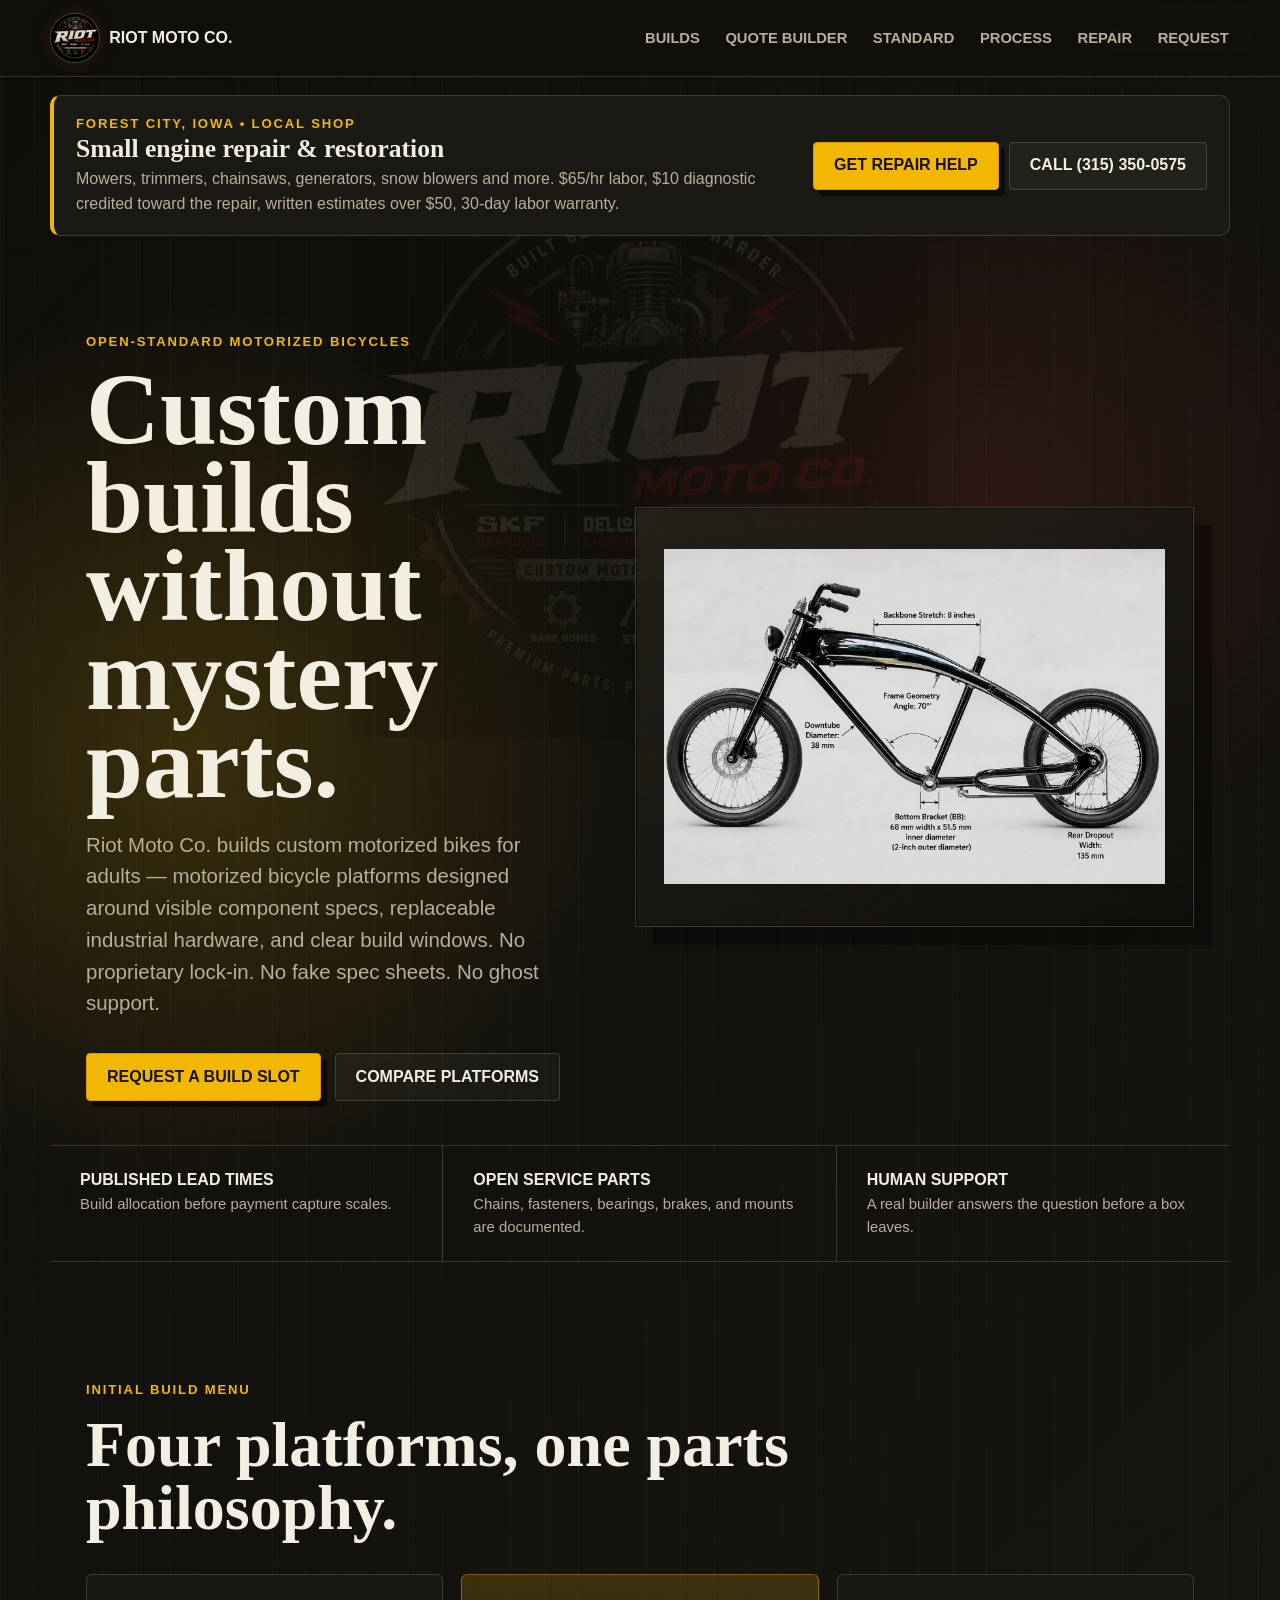
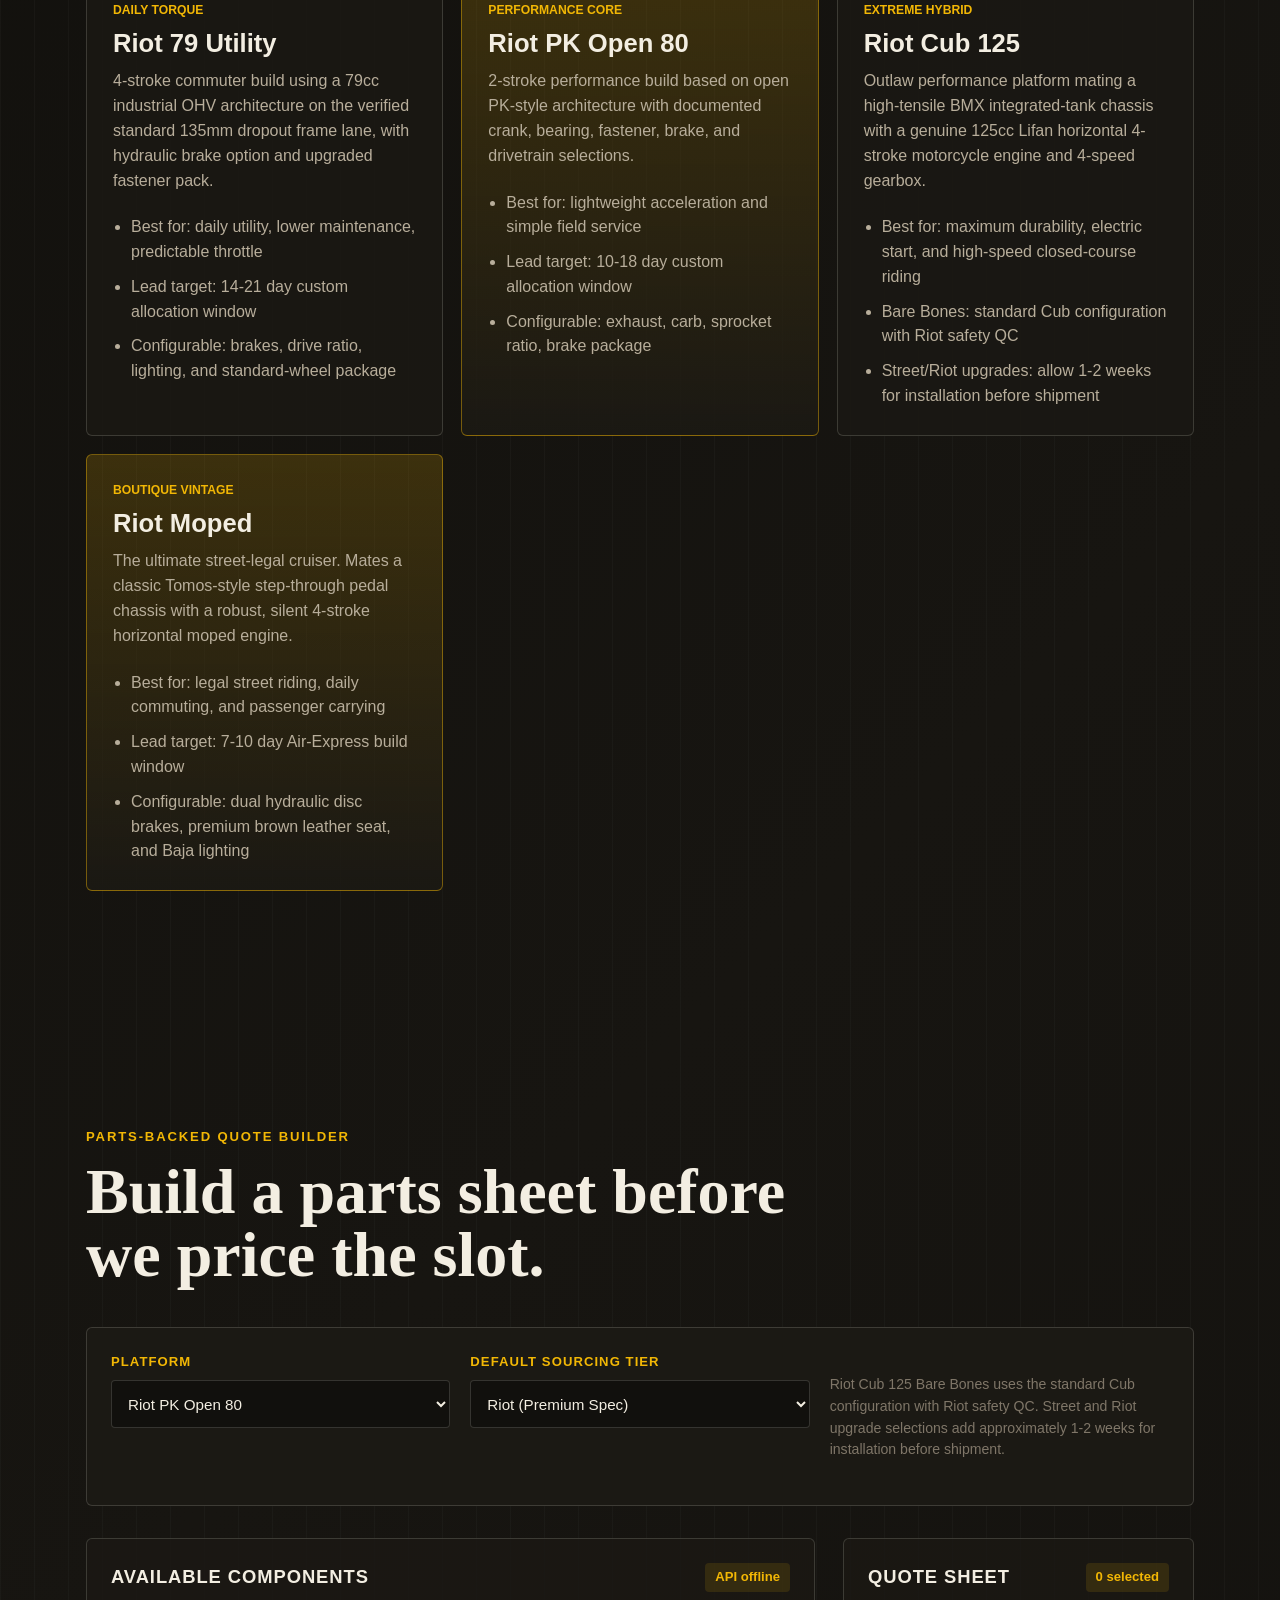
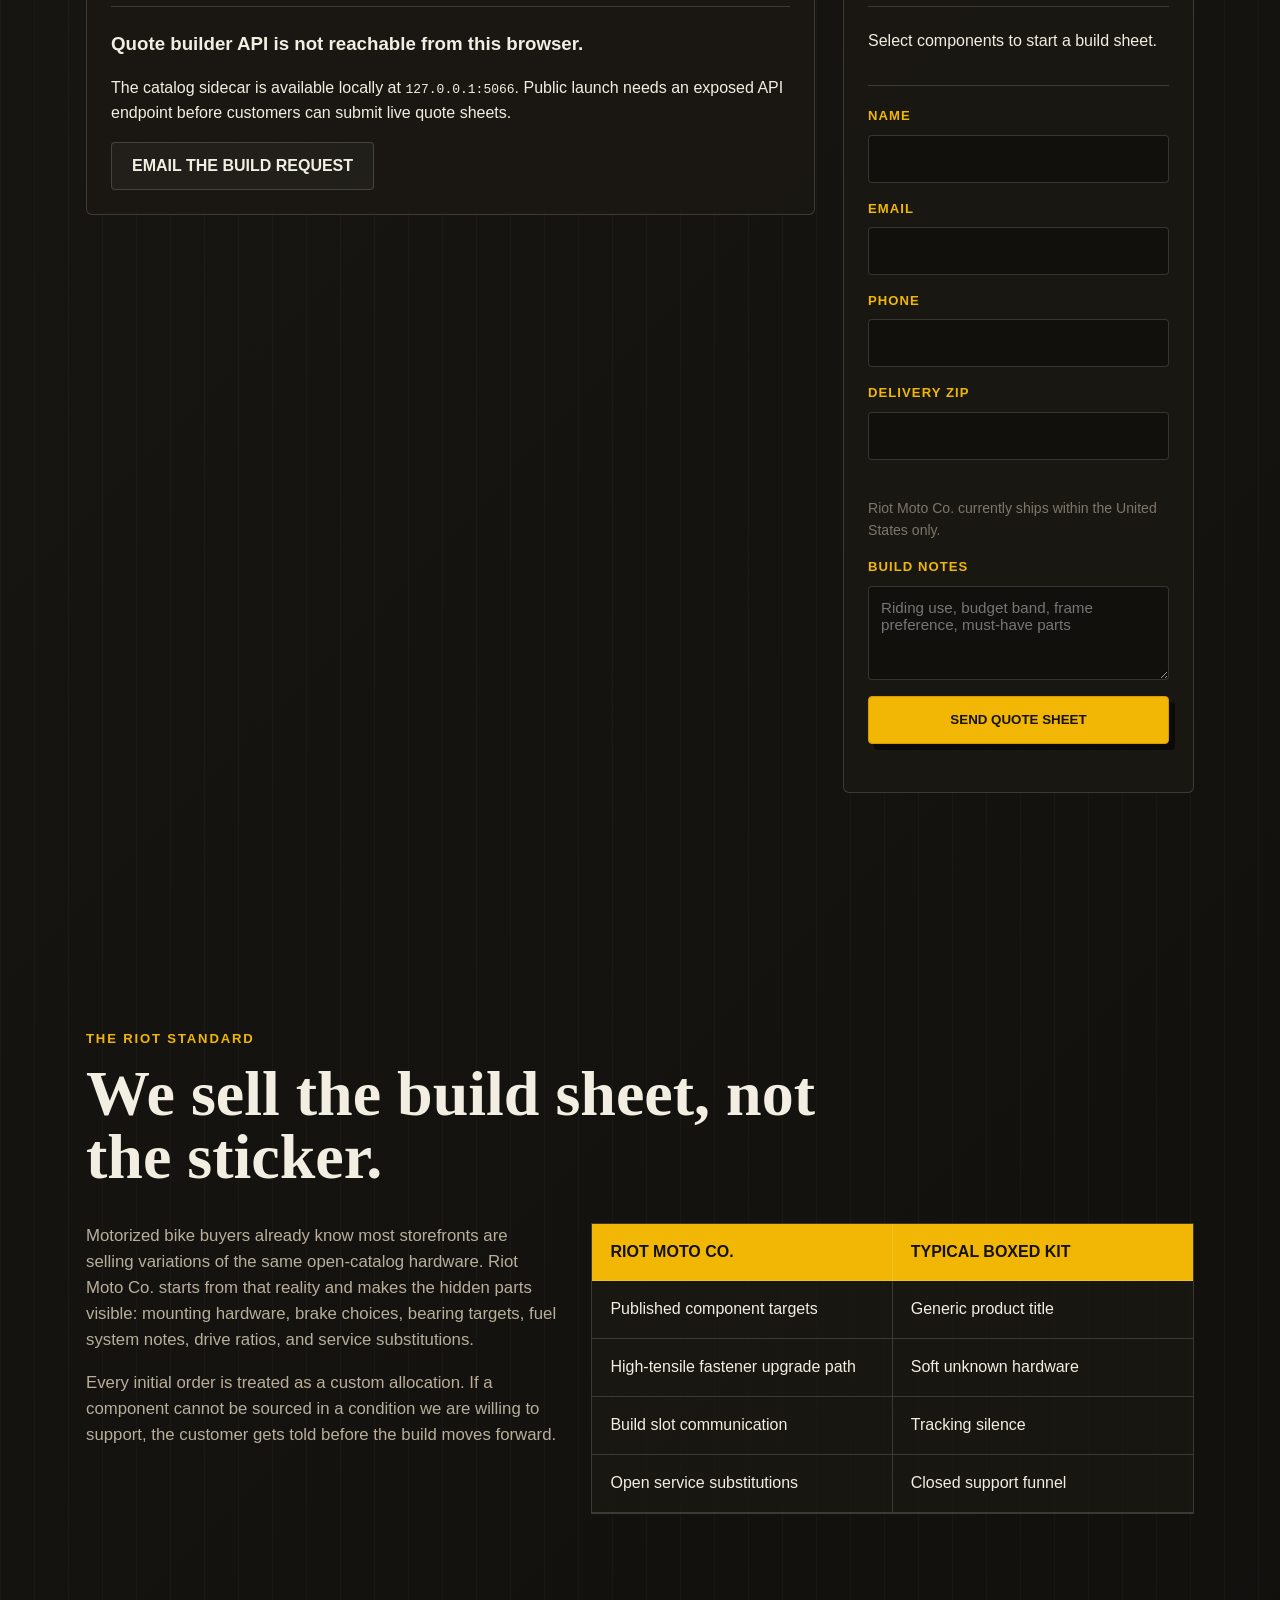
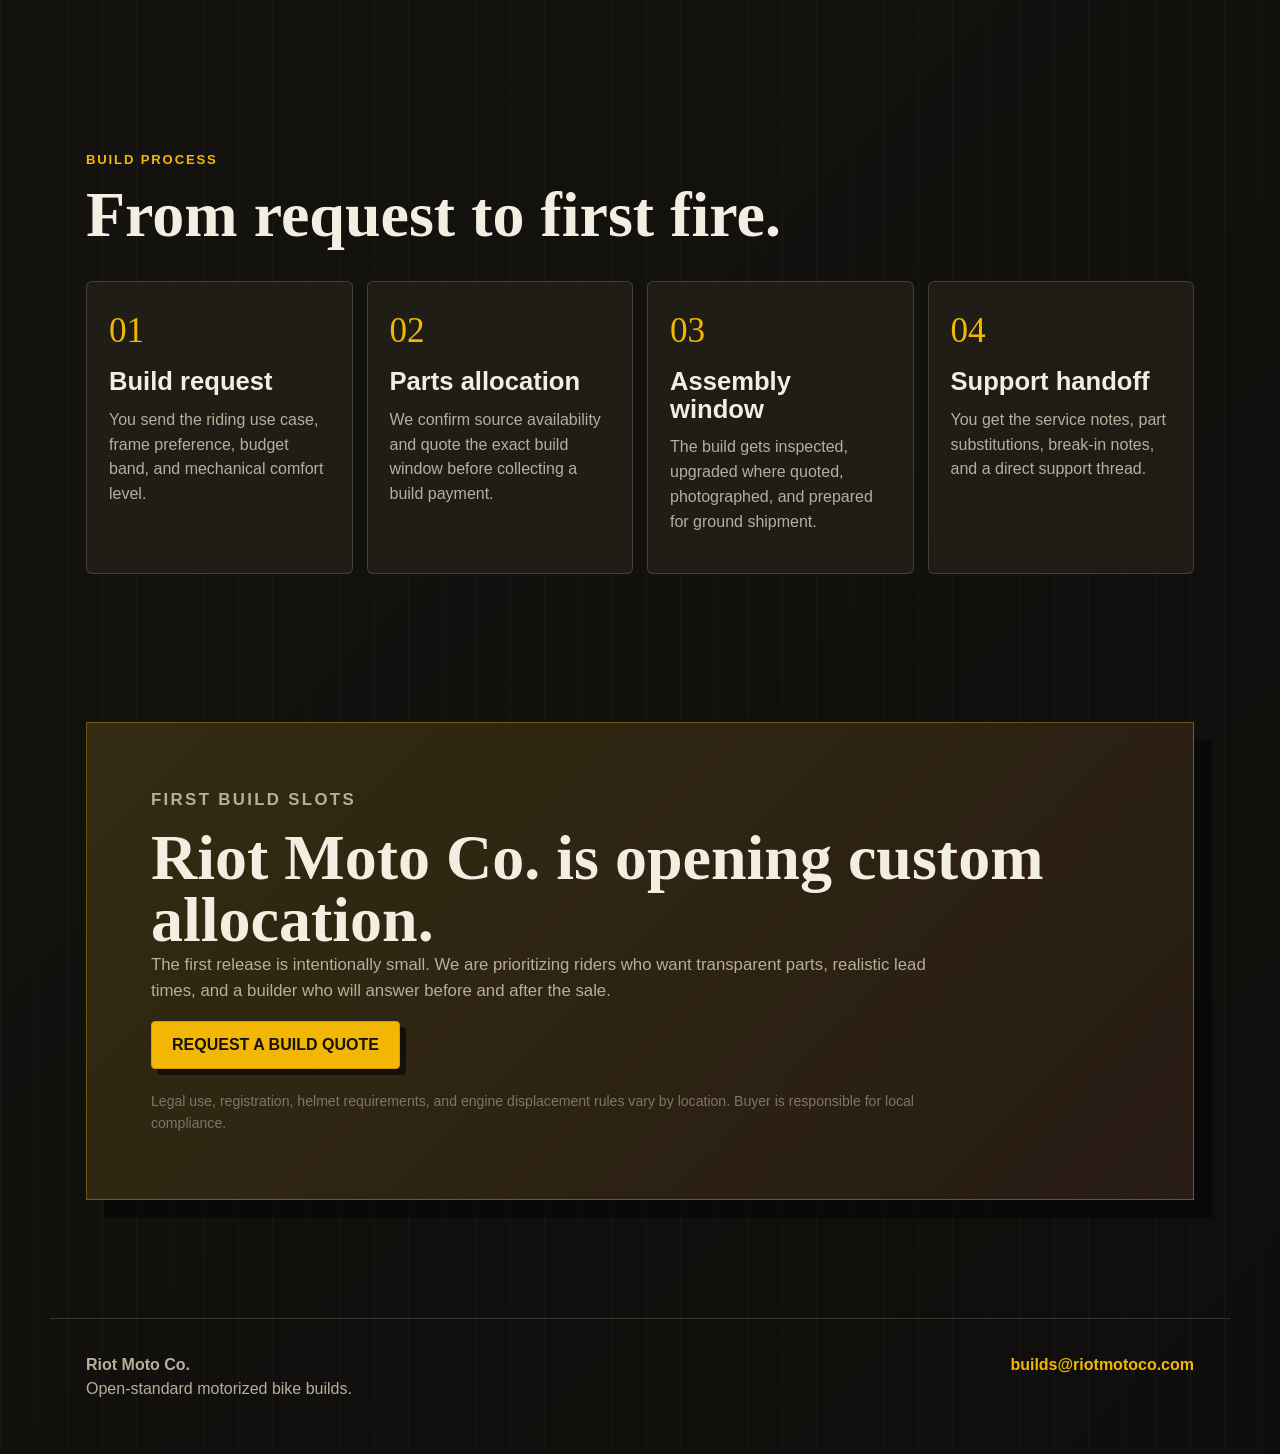
<file: index.html>
<!doctype html>
<html lang="en">
<head>
  <meta charset="utf-8">
  <meta name="viewport" content="width=device-width, initial-scale=1">
  <!-- Google Search Console verification -->
  <meta name="google-site-verification" content="m0xZINGcdsVHcbKNLifWtOlenPiz1wpaoP_KWTo8dV0">
  <!-- Google tag (gtag.js) — GA4 property "Riot Moto Co" -->
  <script async src="https://www.googletagmanager.com/gtag/js?id=G-DM0HMF8MHD"></script>
  <script>
    window.dataLayer = window.dataLayer || [];
    function gtag(){dataLayer.push(arguments);}
    gtag('js', new Date());
    gtag('config', 'G-DM0HMF8MHD');
  </script>
  <title>Riot Moto Co. | Open-Standard Motorized Bike Builds</title>
  <meta name="description" content="Custom motorized bikes for adults, built to order. 2-stroke, 4-stroke & 212cc motorized bicycle platforms with documented parts, real lead times, and real support.">
  <meta name="robots" content="index, follow">
  <meta property="og:type" content="website">
  <meta property="og:site_name" content="Riot Moto Co.">
  <meta property="og:title" content="Riot Moto Co. | Open-Standard Motorized Bike Builds">
  <meta property="og:description" content="Custom motorized bikes built to order. Open-standard parts, clear lead times, real support.">
  <meta property="og:url" content="https://riotmotoco.com">
  <meta property="og:image" content="https://riotmotoco.com/assets/riot-moto-logo.png">
  <meta name="twitter:card" content="summary_large_image">
  <meta name="twitter:title" content="Riot Moto Co. | Open-Standard Motorized Bike Builds">
  <meta name="twitter:description" content="Custom motorized bikes for adults — open-standard motorized bicycle platforms with documented parts and clear lead times.">
  <meta name="twitter:image" content="https://riotmotoco.com/assets/riot-moto-logo.png">
  <link rel="canonical" href="https://riotmotoco.com">
  <link rel="icon" type="image/png" href="assets/riot-moto-logo-mark.png">
  <link rel="stylesheet" href="styles.css?v=14">
  <script src="app.js?v=19" defer></script>
  <script type="application/ld+json">
  {
    "@context": "https://schema.org",
    "@type": "LocalBusiness",
    "name": "Riot Moto Co.",
    "image": "https://riotmotoco.com/assets/riot-moto-logo.png",
    "url": "https://riotmotoco.com",
    "email": "builds@riotmotoco.com",
    "description": "Riot Moto Co. builds custom motorized bikes for adults — open-standard motorized bicycle platforms with transparent parts, high-tensile hardware, and clear build allocation.",
    "priceRange": "$$",
    "address": {
      "@type": "PostalAddress",
      "addressCountry": "US"
    },
    "hasOfferCatalog": {
      "@type": "OfferCatalog",
      "name": "Custom Motorized Bicycle Platforms",
      "itemListElement": [
        {
          "@type": "Offer",
          "itemOffered": {
            "@type": "Service",
            "name": "Riot PK Open 80",
            "description": "2-stroke performance build based on open PK-style architecture with documented crank, bearing, fastener, brake, and drivetrain selections."
          }
        },
        {
          "@type": "Offer",
          "itemOffered": {
            "@type": "Service",
            "name": "Riot 79 Utility",
            "description": "4-stroke commuter build using a 79cc industrial OHV architecture on the standard 135mm dropout frame lane."
          }
        },
        {
          "@type": "Offer",
          "itemOffered": {
            "@type": "Service",
            "name": "Riot Cub 125",
            "description": "Extreme Outlaw BMX hybrid platform mating a high-tensile integrated gas-tank chassis with a genuine 125cc Lifan horizontal 4-stroke motorcycle engine."
          }
        },
        {
          "@type": "Offer",
          "itemOffered": {
            "@type": "Service",
            "name": "Riot Moped",
            "description": "Turnkey pedal-equipped underbone moped platform with 49cc, 70cc, and 100cc four-stroke configuration paths."
          }
        }
      ]
    }
  }
  </script>
</head>
<body>
  <header class="site-header">
    <a class="brand" href="#top" aria-label="Riot Moto Co. home">
      <img class="brand-logo" src="assets/riot-moto-logo-mark.png" alt="Riot Moto Co. Logo Mark" width="48" height="48">
      <span>Riot Moto Co.</span>
    </a>
    <nav class="site-nav" aria-label="Primary navigation">
      <a href="#builds">Builds</a>
      <a href="#quote-builder">Quote Builder</a>
      <a href="#standard">Standard</a>
      <a href="#process">Process</a>
      <a href="repair/">Repair</a>
      <a href="#request">Request</a>
    </nav>
  </header>

  <main id="top">
    <section class="repair-callout" aria-labelledby="repair-callout-title">
      <div class="repair-callout-copy">
        <p class="eyebrow">Forest City, Iowa &bull; Local shop</p>
        <h2 id="repair-callout-title">Small engine repair &amp; restoration</h2>
        <p>Mowers, trimmers, chainsaws, generators, snow blowers and more. $65/hr labor, $10 diagnostic credited toward the repair, written estimates over $50, 30-day labor warranty.</p>
      </div>
      <div class="repair-callout-actions">
        <a class="button primary" href="repair/">Get repair help</a>
        <a class="button ghost" href="tel:+13153500575">Call (315) 350-0575</a>
      </div>
    </section>

    <section class="hero" aria-labelledby="hero-title">
      <div class="hero-copy">
        <p class="eyebrow">Open-standard motorized bicycles</p>
        <h1 id="hero-title">Custom builds without mystery parts.</h1>
        <p class="hero-lede">
          Riot Moto Co. builds custom motorized bikes for adults — motorized bicycle platforms
          designed around visible component specs, replaceable industrial hardware, and clear
          build windows. No proprietary lock-in. No fake spec sheets. No ghost support.
        </p>
        <div class="hero-actions">
          <a class="button primary" href="#request">Request a build slot</a>
          <a class="button ghost" href="#builds">Compare platforms</a>
        </div>
      </div>
      <div class="hero-visual" aria-label="Motorized bicycle frame geometry blueprint">
        <img src="assets/riot-frame-geometry.png" alt="Riot Moto Co. Motorized Bicycle Frame Geometry Blueprint">
      </div>
    </section>

    <section class="signal-strip" aria-label="Riot Moto Co. build promises">
      <div>
        <strong>Published lead times</strong>
        <span>Build allocation before payment capture scales.</span>
      </div>
      <div>
        <strong>Open service parts</strong>
        <span>Chains, fasteners, bearings, brakes, and mounts are documented.</span>
      </div>
      <div>
        <strong>Human support</strong>
        <span>A real builder answers the question before a box leaves.</span>
      </div>
    </section>

    <section id="builds" class="section builds" aria-labelledby="builds-title">
      <div class="section-heading">
        <p class="eyebrow">Initial build menu</p>
        <h2 id="builds-title">Four platforms, one parts philosophy.</h2>
      </div>
      <div class="build-grid">
        <article class="build-card">
          <div class="card-topline">Daily torque</div>
          <h3>Riot 79 Utility</h3>
          <p>4-stroke commuter build using a 79cc industrial OHV architecture on the verified standard 135mm dropout frame lane, with hydraulic brake option and upgraded fastener pack.</p>
          <ul>
            <li>Best for: daily utility, lower maintenance, predictable throttle</li>
            <li>Lead target: 14-21 day custom allocation window</li>
            <li>Configurable: brakes, drive ratio, lighting, and standard-wheel package</li>
          </ul>
        </article>

        <article class="build-card featured">
          <div class="card-topline">Performance core</div>
          <h3>Riot PK Open 80</h3>
          <p>2-stroke performance build based on open PK-style architecture with documented crank, bearing, fastener, brake, and drivetrain selections.</p>
          <ul>
            <li>Best for: lightweight acceleration and simple field service</li>
            <li>Lead target: 10-18 day custom allocation window</li>
            <li>Configurable: exhaust, carb, sprocket ratio, brake package</li>
          </ul>
        </article>

        <article class="build-card featured-extreme">
          <div class="card-topline">Extreme hybrid</div>
          <h3>Riot Cub 125</h3>
          <p>Outlaw performance platform mating a high-tensile BMX integrated-tank chassis with a genuine 125cc Lifan horizontal 4-stroke motorcycle engine and 4-speed gearbox.</p>
          <ul>
            <li>Best for: maximum durability, electric start, and high-speed closed-course riding</li>
            <li>Bare Bones: standard Cub configuration with Riot safety QC</li>
            <li>Street/Riot upgrades: allow 1-2 weeks for installation before shipment</li>
          </ul>
        </article>

        <article class="build-card featured">
          <div class="card-topline">Boutique Vintage</div>
          <h3>Riot Moped</h3>
          <p>The ultimate street-legal cruiser. Mates a classic Tomos-style step-through pedal chassis with a robust, silent 4-stroke horizontal moped engine.</p>
          <ul>
            <li>Best for: legal street riding, daily commuting, and passenger carrying</li>
            <li>Lead target: 7-10 day Air-Express build window</li>
            <li>Configurable: dual hydraulic disc brakes, premium brown leather seat, and Baja lighting</li>
          </ul>
        </article>
      </div>
    </section>

    <section id="quote-builder" class="section configurator" aria-labelledby="quote-builder-title">
      <div class="section-heading">
        <p class="eyebrow">Parts-backed quote builder</p>
        <h2 id="quote-builder-title">Build a parts sheet before we price the slot.</h2>
      </div>
      <div class="configurator-shell">
        <div class="configurator-controls" aria-label="Build configuration controls">
          <label class="field">
            <span>Platform</span>
            <select id="buildSelect">
              <option value="PK80">Riot PK Open 80</option>
              <option value="UTILITY79">Riot 79 Utility</option>
              <option value="CUB125">Riot Cub 125</option>
              <option value="MOPED70">Riot Moped</option>
            </select>
          </label>

          <label class="field">
            <span>Default Sourcing Tier</span>
            <select id="tierSelectDefault">
              <option value="premium" selected>Riot (Premium Spec)</option>
              <option value="mid">Street (Mid-Range)</option>
              <option value="cheap">Bare Bones (Cheap OEM)</option>
            </select>
          </label>

          <p class="small-note">Riot Cub 125 Bare Bones uses the standard Cub configuration with Riot safety QC. Street and Riot upgrade selections add approximately 1-2 weeks for installation before shipment.</p>


          <div class="filter-row" id="systemFilters" aria-label="Part system filters"></div>
        </div>

        <div class="catalog-layout">
          <div class="parts-panel">
            <div class="panel-heading">
              <h3>Available components</h3>
              <span id="partsCount">Loading...</span>
            </div>
            <div id="partsList" class="parts-list" aria-live="polite"></div>
          </div>

          <aside class="quote-panel" aria-label="Quote request summary">
            <div id="quoteConfigSection">
              <div class="panel-heading">
                <h3>Quote sheet</h3>
                <span id="selectedCount">0 selected</span>
              </div>
              <div id="selectedParts" class="selected-parts">
                <p class="muted-text">Select components to start a build sheet.</p>
              </div>
              <div id="sidebarTotal" class="sidebar-total-block"></div>
              <form id="quoteForm" class="quote-form">
                <label class="field">
                  <span>Name</span>
                  <input name="name" autocomplete="name" required>
                </label>
                <label class="field">
                  <span>Email</span>
                  <input name="email" type="email" autocomplete="email" required>
                </label>
                <label class="field">
                  <span>Phone</span>
                  <input name="phone" autocomplete="tel">
                </label>
                <label class="field">
                  <span>Delivery ZIP</span>
                  <input name="shipping_zip" inputmode="numeric" autocomplete="postal-code" pattern="[0-9]{5}" maxlength="5" required>
                </label>
                <p class="small-note">Riot Moto Co. currently ships within the United States only.</p>
                <label class="field">
                  <span>Build notes</span>
                  <textarea name="message" rows="4" placeholder="Riding use, budget band, frame preference, must-have parts"></textarea>
                </label>
                <button class="button primary" type="submit">Send quote sheet</button>
                <p id="quoteStatus" class="form-status" role="status"></p>
              </form>
            </div>
            <div id="quoteSuccessSection" class="quote-success-section" style="display: none;">
              <!-- Dynamic Success Landing Page goes here -->
            </div>
          </aside>
        </div>
      </div>
    </section>

    <section id="standard" class="section standard" aria-labelledby="standard-title">
      <div class="section-heading">
        <p class="eyebrow">The Riot standard</p>
        <h2 id="standard-title">We sell the build sheet, not the sticker.</h2>
      </div>
      <div class="standard-grid">
        <div class="standard-copy">
          <p>
            Motorized bike buyers already know most storefronts are selling variations of the
            same open-catalog hardware. Riot Moto Co. starts from that reality and makes the
            hidden parts visible: mounting hardware, brake choices, bearing targets, fuel
            system notes, drive ratios, and service substitutions.
          </p>
          <p>
            Every initial order is treated as a custom allocation. If a component cannot be
            sourced in a condition we are willing to support, the customer gets told before
            the build moves forward.
          </p>
        </div>
        <div class="contrast-table" role="table" aria-label="Riot Moto Co. standard compared to typical boxed kits">
          <div role="row" class="table-head">
            <span role="columnheader">Riot Moto Co.</span>
            <span role="columnheader">Typical boxed kit</span>
          </div>
          <div role="row">
            <span role="cell">Published component targets</span>
            <span role="cell">Generic product title</span>
          </div>
          <div role="row">
            <span role="cell">High-tensile fastener upgrade path</span>
            <span role="cell">Soft unknown hardware</span>
          </div>
          <div role="row">
            <span role="cell">Build slot communication</span>
            <span role="cell">Tracking silence</span>
          </div>
          <div role="row">
            <span role="cell">Open service substitutions</span>
            <span role="cell">Closed support funnel</span>
          </div>
        </div>
      </div>
    </section>

    <section id="process" class="section process" aria-labelledby="process-title">
      <div class="section-heading">
        <p class="eyebrow">Build process</p>
        <h2 id="process-title">From request to first fire.</h2>
      </div>
      <div class="process-steps">
        <article>
          <span>01</span>
          <h3>Build request</h3>
          <p>You send the riding use case, frame preference, budget band, and mechanical comfort level.</p>
        </article>
        <article>
          <span>02</span>
          <h3>Parts allocation</h3>
          <p>We confirm source availability and quote the exact build window before collecting a build payment.</p>
        </article>
        <article>
          <span>03</span>
          <h3>Assembly window</h3>
          <p>The build gets inspected, upgraded where quoted, photographed, and prepared for ground shipment.</p>
        </article>
        <article>
          <span>04</span>
          <h3>Support handoff</h3>
          <p>You get the service notes, part substitutions, break-in notes, and a direct support thread.</p>
        </article>
      </div>
    </section>

    <section id="request" class="section request" aria-labelledby="request-title">
      <div class="request-panel">
        <p class="eyebrow">First build slots</p>
        <h2 id="request-title">Riot Moto Co. is opening custom allocation.</h2>
        <p>
          The first release is intentionally small. We are prioritizing riders who want
          transparent parts, realistic lead times, and a builder who will answer before
          and after the sale.
        </p>
        <a class="button primary" href="mailto:builds@riotmotoco.com?subject=Riot%20Co.%20Build%20Request&body=Name%3A%0ALocation%3A%0APlatform%20interest%3A%20Riot%2079%20Utility%20%2F%20Riot%20PK%20Open%2080%20%2F%20Riot%20Cub%20125%20%2F%20Riot%20Moped%0ABudget%20band%3A%0ARiding%20use%20case%3A%0AMechanical%20comfort%20level%3A%0AQuestions%3A">Request a build quote</a>
        <p class="small-note">Legal use, registration, helmet requirements, and engine displacement rules vary by location. Buyer is responsible for local compliance.</p>
      </div>
    </section>
  </main>

  <footer class="site-footer">
    <div>
      <strong>Riot Moto Co.</strong>
      <span>Open-standard motorized bike builds.</span>
    </div>
    <a href="mailto:builds@riotmotoco.com">builds@riotmotoco.com</a>
  </footer>
</body>
</html>
</file>
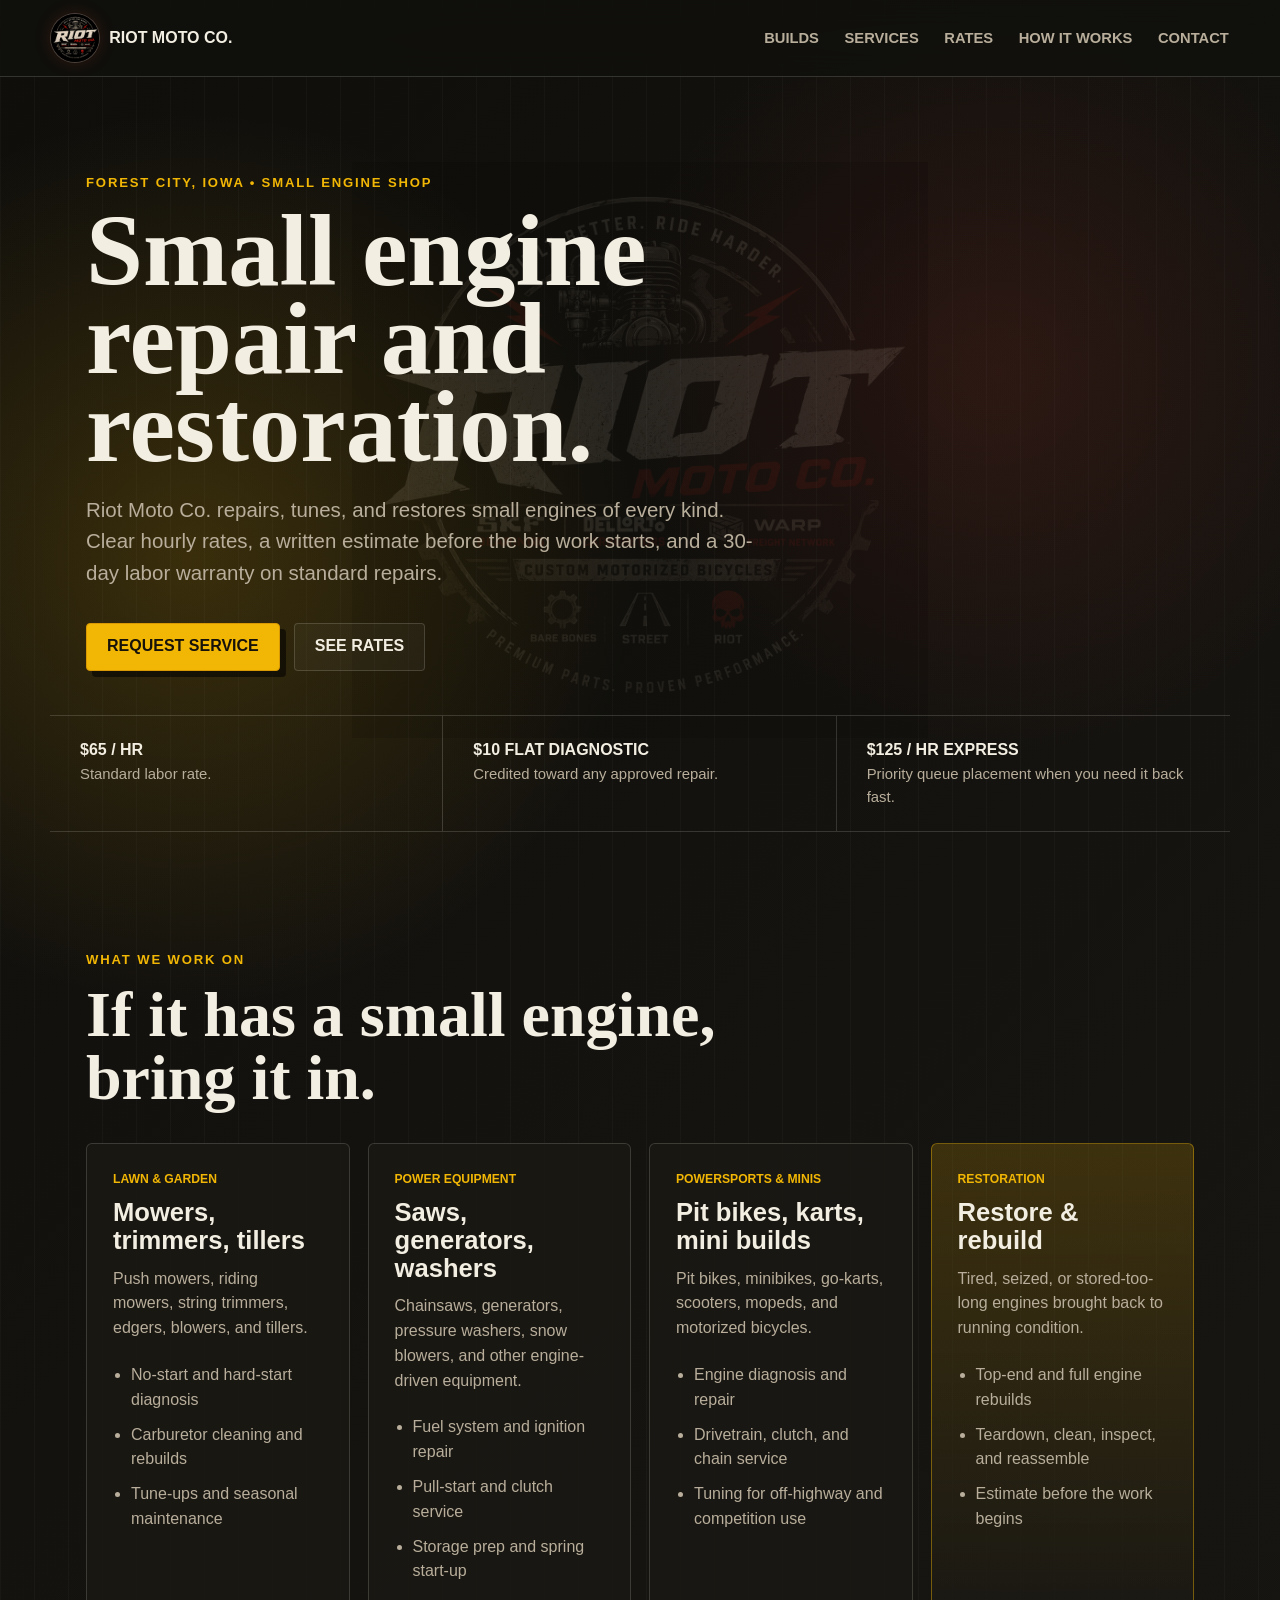
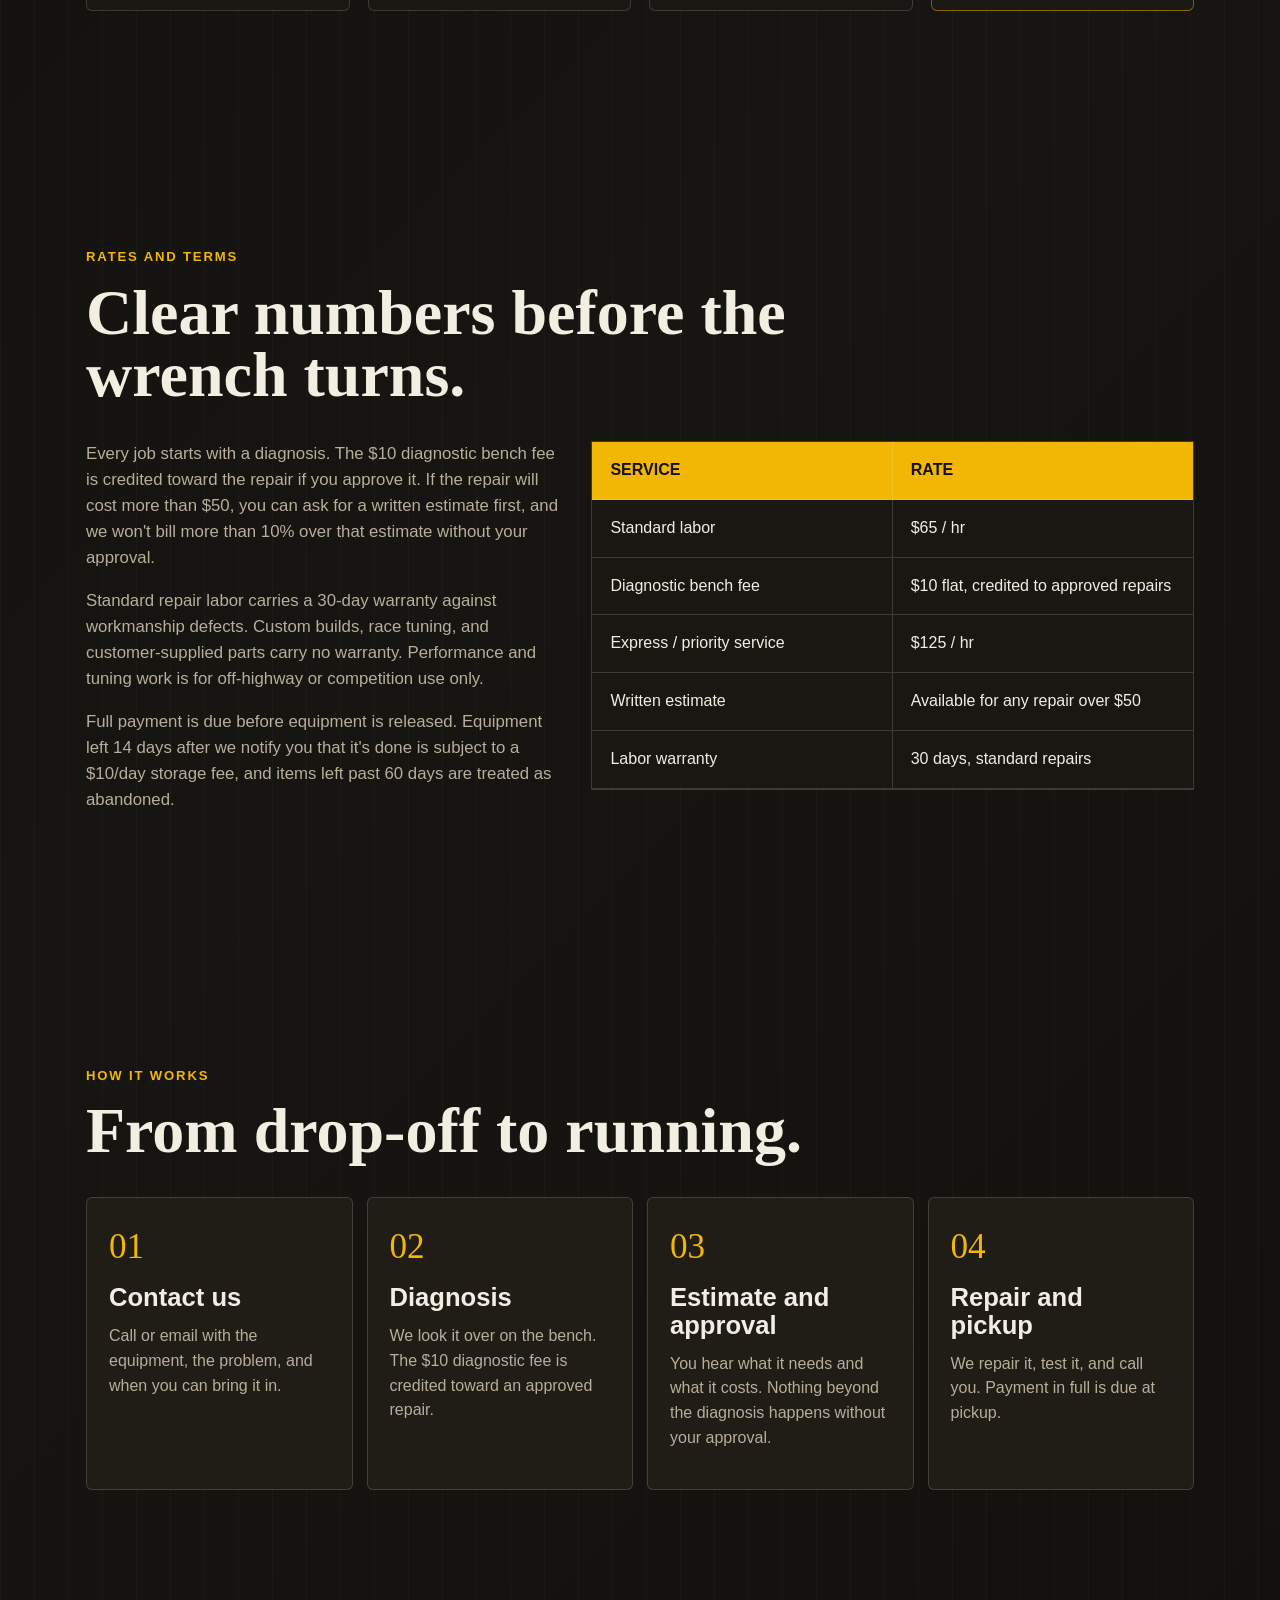
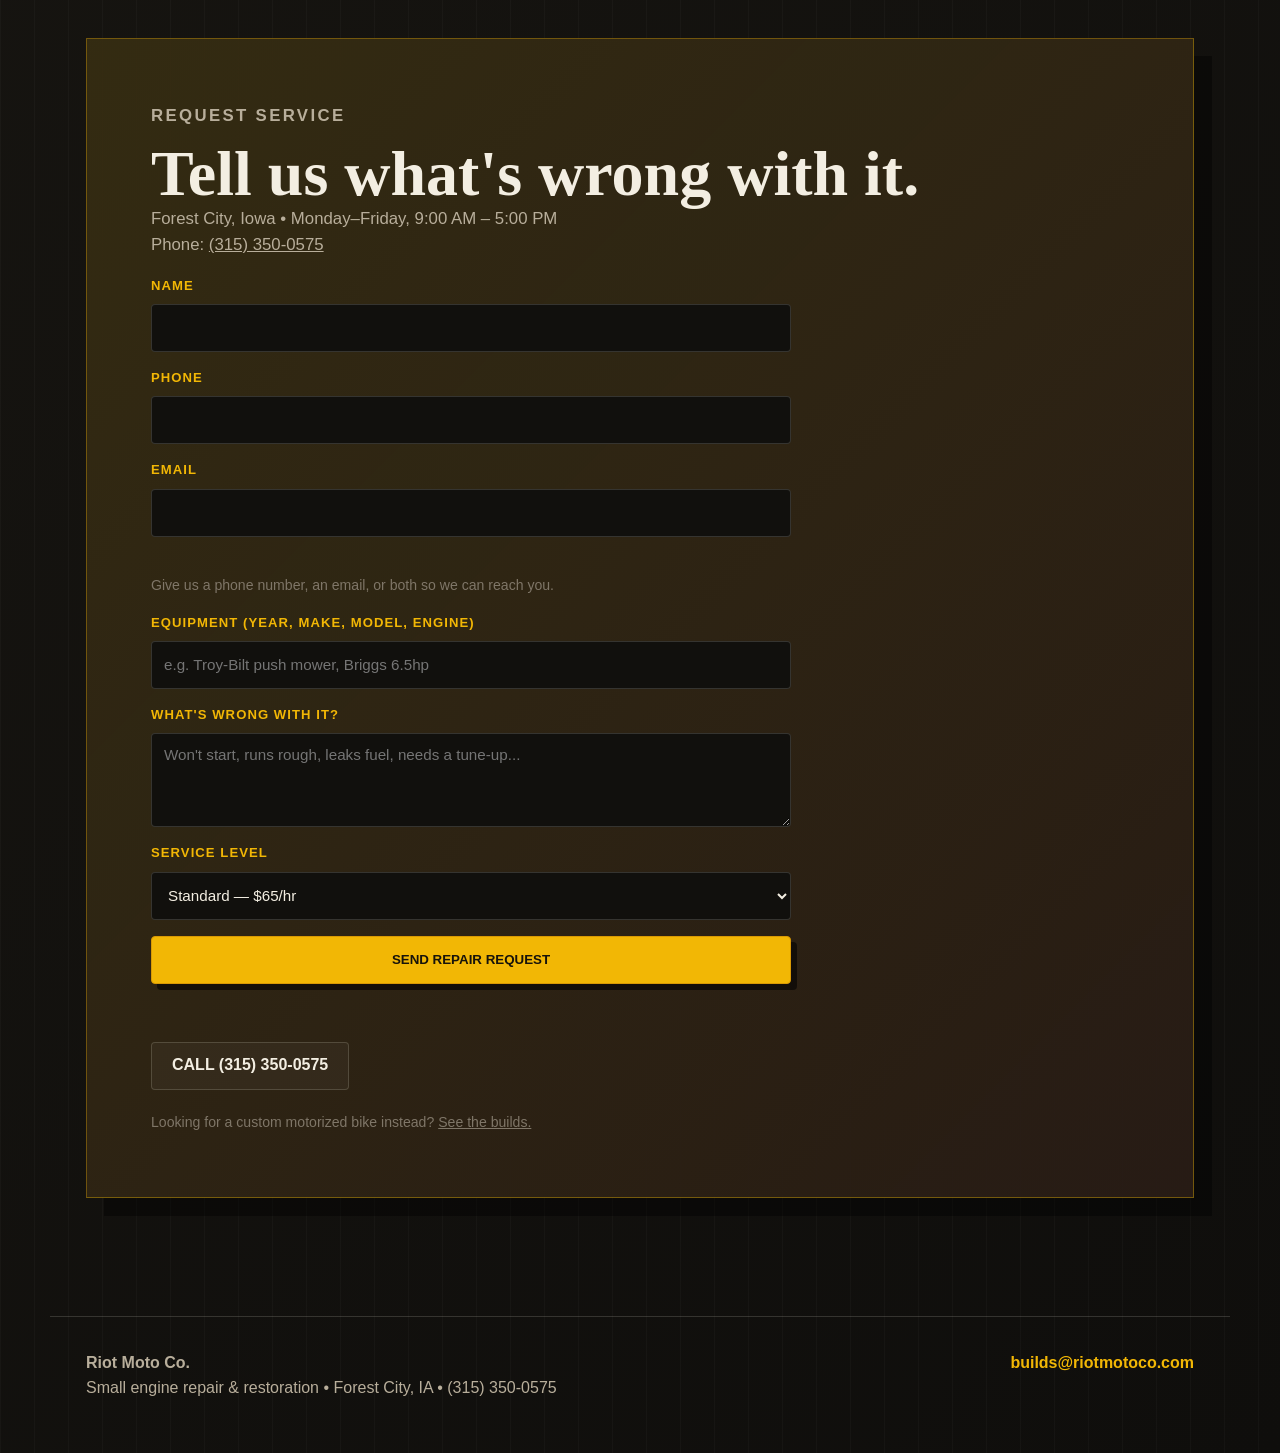
<file: repair/index.html>
<!doctype html>
<html lang="en">
<head>
  <meta charset="utf-8">
  <meta name="viewport" content="width=device-width, initial-scale=1">
  <!-- Google tag (gtag.js) — GA4 property "Riot Moto Co" -->
  <script async src="https://www.googletagmanager.com/gtag/js?id=G-DM0HMF8MHD"></script>
  <script>
    window.dataLayer = window.dataLayer || [];
    function gtag(){dataLayer.push(arguments);}
    gtag('js', new Date());
    gtag('config', 'G-DM0HMF8MHD');
  </script>
  <title>Small Engine Repair &amp; Restoration in Forest City, IA | Riot Moto Co.</title>
  <meta name="description" content="Small engine repair, tune-ups, and restoration in Forest City, Iowa. $65/hr standard labor, $10 diagnostic bench fee, written estimates over $50, 30-day labor warranty. Mon–Fri 9–5.">
  <meta name="robots" content="index, follow">
  <meta property="og:type" content="website">
  <meta property="og:site_name" content="Riot Moto Co.">
  <meta property="og:title" content="Small Engine Repair &amp; Restoration in Forest City, IA | Riot Moto Co.">
  <meta property="og:description" content="Local small engine repair and restoration in Forest City, Iowa. Clear rates, written estimates, 30-day labor warranty.">
  <meta property="og:url" content="https://riotmotoco.com/repair/">
  <meta property="og:image" content="https://riotmotoco.com/assets/riot-moto-logo.png">
  <meta name="twitter:card" content="summary_large_image">
  <meta name="twitter:title" content="Small Engine Repair &amp; Restoration in Forest City, IA | Riot Moto Co.">
  <meta name="twitter:description" content="Local small engine repair and restoration in Forest City, Iowa. Clear rates, written estimates, 30-day labor warranty.">
  <meta name="twitter:image" content="https://riotmotoco.com/assets/riot-moto-logo.png">
  <link rel="canonical" href="https://riotmotoco.com/repair/">
  <link rel="icon" type="image/png" href="/assets/riot-moto-logo-mark.png">
  <link rel="stylesheet" href="/styles.css?v=14">
  <style>
    /* Repair page only: single-column hero (no hero image) and a 4-card services grid. */
    .hero { grid-template-columns: 1fr; min-height: auto; }
    .hero-copy { max-width: 820px; }
    @media (min-width: 901px) and (max-width: 1099px) {
      .build-grid { grid-template-columns: repeat(2, 1fr); }
    }
    @media (min-width: 1100px) {
      .build-grid { grid-template-columns: repeat(4, 1fr); }
    }
    /* Repair form: honeypot is kept off-screen so only bots fill it in. */
    .hp-field { position: absolute; left: -9999px; width: 1px; height: 1px; overflow: hidden; }
    .repair-success { margin: 8px 0 20px; padding: 18px 20px; border: 1px solid var(--yellow); background: rgba(242, 183, 5, 0.08); }
    .repair-success h3 { margin: 0 0 6px; }
    .repair-success p { margin: 0; }
    #repairForm { max-width: 640px; margin: 18px 0 8px; }
  </style>
  <script type="application/ld+json">
  {
    "@context": "https://schema.org",
    "@type": "LocalBusiness",
    "name": "Riot Moto Co. — Small Engine Repair",
    "image": "https://riotmotoco.com/assets/riot-moto-logo.png",
    "url": "https://riotmotoco.com/repair/",
    "telephone": "+1-315-350-0575",
    "email": "builds@riotmotoco.com",
    "description": "Small engine repair, maintenance, and restoration in Forest City, Iowa.",
    "address": {
      "@type": "PostalAddress",
      "addressLocality": "Forest City",
      "addressRegion": "IA",
      "addressCountry": "US"
    },
    "openingHoursSpecification": [
      {
        "@type": "OpeningHoursSpecification",
        "dayOfWeek": ["Monday", "Tuesday", "Wednesday", "Thursday", "Friday"],
        "opens": "09:00",
        "closes": "17:00"
      }
    ],
    "hasOfferCatalog": {
      "@type": "OfferCatalog",
      "name": "Small Engine Services",
      "itemListElement": [
        {
          "@type": "Offer",
          "itemOffered": {
            "@type": "Service",
            "name": "Standard small engine repair",
            "description": "Diagnosis, repair, and maintenance of small engines at $65 per hour."
          }
        },
        {
          "@type": "Offer",
          "itemOffered": {
            "@type": "Service",
            "name": "Diagnostic bench fee",
            "description": "$10 flat diagnostic fee, credited toward approved repairs."
          }
        },
        {
          "@type": "Offer",
          "itemOffered": {
            "@type": "Service",
            "name": "Express priority repair",
            "description": "Priority queue placement at $125 per hour."
          }
        }
      ]
    }
  }
  </script>
</head>
<body>
  <header class="site-header">
    <a class="brand" href="/" aria-label="Riot Moto Co. home">
      <img class="brand-logo" src="/assets/riot-moto-logo-mark.png" alt="Riot Moto Co. Logo Mark" width="48" height="48">
      <span>Riot Moto Co.</span>
    </a>
    <nav class="site-nav" aria-label="Primary navigation">
      <a href="/#builds">Builds</a>
      <a href="#services">Services</a>
      <a href="#rates">Rates</a>
      <a href="#how-it-works">How it works</a>
      <a href="#request">Contact</a>
    </nav>
  </header>

  <main id="top">
    <section class="hero" aria-labelledby="hero-title">
      <div class="hero-copy">
        <p class="eyebrow">Forest City, Iowa • Small engine shop</p>
        <h1 id="hero-title">Small engine repair and restoration.</h1>
        <p class="hero-lede">
          Riot Moto Co. repairs, tunes, and restores small engines of every kind.
          Clear hourly rates, a written estimate before the big work starts, and a
          30-day labor warranty on standard repairs.
        </p>
        <div class="hero-actions">
          <a class="button primary" href="#request">Request service</a>
          <a class="button ghost" href="#rates">See rates</a>
        </div>
      </div>
    </section>

    <section class="signal-strip" aria-label="Riot Moto Co. repair rates">
      <div>
        <strong>$65 / hr</strong>
        <span>Standard labor rate.</span>
      </div>
      <div>
        <strong>$10 flat diagnostic</strong>
        <span>Credited toward any approved repair.</span>
      </div>
      <div>
        <strong>$125 / hr express</strong>
        <span>Priority queue placement when you need it back fast.</span>
      </div>
    </section>

    <section id="services" class="section builds" aria-labelledby="services-title">
      <div class="section-heading">
        <p class="eyebrow">What we work on</p>
        <h2 id="services-title">If it has a small engine, bring it in.</h2>
      </div>
      <div class="build-grid">
        <article class="build-card">
          <div class="card-topline">Lawn &amp; garden</div>
          <h3>Mowers, trimmers, tillers</h3>
          <p>Push mowers, riding mowers, string trimmers, edgers, blowers, and tillers.</p>
          <ul>
            <li>No-start and hard-start diagnosis</li>
            <li>Carburetor cleaning and rebuilds</li>
            <li>Tune-ups and seasonal maintenance</li>
          </ul>
        </article>

        <article class="build-card">
          <div class="card-topline">Power equipment</div>
          <h3>Saws, generators, washers</h3>
          <p>Chainsaws, generators, pressure washers, snow blowers, and other engine-driven equipment.</p>
          <ul>
            <li>Fuel system and ignition repair</li>
            <li>Pull-start and clutch service</li>
            <li>Storage prep and spring start-up</li>
          </ul>
        </article>

        <article class="build-card">
          <div class="card-topline">Powersports &amp; minis</div>
          <h3>Pit bikes, karts, mini builds</h3>
          <p>Pit bikes, minibikes, go-karts, scooters, mopeds, and motorized bicycles.</p>
          <ul>
            <li>Engine diagnosis and repair</li>
            <li>Drivetrain, clutch, and chain service</li>
            <li>Tuning for off-highway and competition use</li>
          </ul>
        </article>

        <article class="build-card featured">
          <div class="card-topline">Restoration</div>
          <h3>Restore &amp; rebuild</h3>
          <p>Tired, seized, or stored-too-long engines brought back to running condition.</p>
          <ul>
            <li>Top-end and full engine rebuilds</li>
            <li>Teardown, clean, inspect, and reassemble</li>
            <li>Estimate before the work begins</li>
          </ul>
        </article>
      </div>
    </section>

    <section id="rates" class="section standard" aria-labelledby="rates-title">
      <div class="section-heading">
        <p class="eyebrow">Rates and terms</p>
        <h2 id="rates-title">Clear numbers before the wrench turns.</h2>
      </div>
      <div class="standard-grid">
        <div class="standard-copy">
          <p>
            Every job starts with a diagnosis. The $10 diagnostic bench fee is credited
            toward the repair if you approve it. If the repair will cost more than $50,
            you can ask for a written estimate first, and we won't bill more than 10%
            over that estimate without your approval.
          </p>
          <p>
            Standard repair labor carries a 30-day warranty against workmanship defects.
            Custom builds, race tuning, and customer-supplied parts carry no warranty.
            Performance and tuning work is for off-highway or competition use only.
          </p>
          <p>
            Full payment is due before equipment is released. Equipment left 14 days
            after we notify you that it's done is subject to a $10/day storage fee, and
            items left past 60 days are treated as abandoned.
          </p>
        </div>
        <div class="contrast-table" role="table" aria-label="Riot Moto Co. repair rates">
          <div role="row" class="table-head">
            <span role="columnheader">Service</span>
            <span role="columnheader">Rate</span>
          </div>
          <div role="row">
            <span role="cell">Standard labor</span>
            <span role="cell">$65 / hr</span>
          </div>
          <div role="row">
            <span role="cell">Diagnostic bench fee</span>
            <span role="cell">$10 flat, credited to approved repairs</span>
          </div>
          <div role="row">
            <span role="cell">Express / priority service</span>
            <span role="cell">$125 / hr</span>
          </div>
          <div role="row">
            <span role="cell">Written estimate</span>
            <span role="cell">Available for any repair over $50</span>
          </div>
          <div role="row">
            <span role="cell">Labor warranty</span>
            <span role="cell">30 days, standard repairs</span>
          </div>
        </div>
      </div>
    </section>

    <section id="how-it-works" class="section process" aria-labelledby="how-title">
      <div class="section-heading">
        <p class="eyebrow">How it works</p>
        <h2 id="how-title">From drop-off to running.</h2>
      </div>
      <div class="process-steps">
        <article>
          <span>01</span>
          <h3>Contact us</h3>
          <p>Call or email with the equipment, the problem, and when you can bring it in.</p>
        </article>
        <article>
          <span>02</span>
          <h3>Diagnosis</h3>
          <p>We look it over on the bench. The $10 diagnostic fee is credited toward an approved repair.</p>
        </article>
        <article>
          <span>03</span>
          <h3>Estimate and approval</h3>
          <p>You hear what it needs and what it costs. Nothing beyond the diagnosis happens without your approval.</p>
        </article>
        <article>
          <span>04</span>
          <h3>Repair and pickup</h3>
          <p>We repair it, test it, and call you. Payment in full is due at pickup.</p>
        </article>
      </div>
    </section>

    <section id="request" class="section request" aria-labelledby="request-title">
      <div class="request-panel">
        <p class="eyebrow">Request service</p>
        <h2 id="request-title">Tell us what's wrong with it.</h2>
        <p>
          Forest City, Iowa • Monday–Friday, 9:00 AM – 5:00 PM<br>
          Phone: <a href="tel:+13153500575">(315) 350-0575</a>
        </p>
        <form id="repairForm" class="quote-form" novalidate>
          <label class="field">
            <span>Name</span>
            <input name="name" autocomplete="name" maxlength="100" required>
          </label>
          <label class="field">
            <span>Phone</span>
            <input name="phone" type="tel" autocomplete="tel" maxlength="120">
          </label>
          <label class="field">
            <span>Email</span>
            <input name="email" type="email" autocomplete="email" maxlength="120">
          </label>
          <p class="small-note">Give us a phone number, an email, or both so we can reach you.</p>
          <label class="field">
            <span>Equipment (year, make, model, engine)</span>
            <input name="equipment" maxlength="200" required placeholder="e.g. Troy-Bilt push mower, Briggs 6.5hp">
          </label>
          <label class="field">
            <span>What's wrong with it?</span>
            <textarea name="issue" rows="4" maxlength="2000" required placeholder="Won't start, runs rough, leaks fuel, needs a tune-up..."></textarea>
          </label>
          <label class="field">
            <span>Service level</span>
            <select name="service">
              <option value="standard" selected>Standard — $65/hr</option>
              <option value="express">Express / priority — $125/hr</option>
            </select>
          </label>
          <div class="hp-field" aria-hidden="true">
            <label>Leave this field empty <input name="website" tabindex="-1" autocomplete="off"></label>
          </div>
          <button class="button primary" type="submit">Send repair request</button>
          <p id="repairStatus" class="form-status" role="status" aria-live="polite"></p>
        </form>
        <div id="repairSuccess" class="repair-success" hidden>
          <h3>Request received.</h3>
          <p id="repairSuccessText">We'll be in touch soon.</p>
        </div>
        <div class="hero-actions">
          <a class="button ghost" href="tel:+13153500575">Call (315) 350-0575</a>
        </div>
        <p class="small-note">Looking for a custom motorized bike instead? <a href="/#builds">See the builds.</a></p>
      </div>
    </section>
  </main>

  <footer class="site-footer">
    <div>
      <strong>Riot Moto Co.</strong>
      <span>Small engine repair &amp; restoration • Forest City, IA • (315) 350-0575</span>
    </div>
    <a href="mailto:builds@riotmotoco.com">builds@riotmotoco.com</a>
  </footer>

  <script>
    (function () {
      var form = document.getElementById("repairForm");
      var statusEl = document.getElementById("repairStatus");
      var success = document.getElementById("repairSuccess");
      var successText = document.getElementById("repairSuccessText");
      var host = window.location.hostname;
      var apiBase = window.RIOT_API_BASE || (
        host === "localhost" || host === "127.0.0.1"
          ? "http://127.0.0.1:5066"
          : "https://api.riotmotoco.com"
      );

      function fallbackMessage() {
        statusEl.textContent = "";
        statusEl.appendChild(document.createTextNode("We couldn't send that right now. Please call (315) 350-0575 or "));
        var link = document.createElement("a");
        link.href = "mailto:builds@riotmotoco.com?subject=" + encodeURIComponent("Riot Moto Co. Repair Request");
        link.textContent = "email us instead";
        statusEl.appendChild(link);
        statusEl.appendChild(document.createTextNode("."));
      }

      form.addEventListener("submit", function (event) {
        event.preventDefault();
        var data = new FormData(form);
        var payload = {
          name: String(data.get("name") || "").trim(),
          phone: String(data.get("phone") || "").trim(),
          email: String(data.get("email") || "").trim(),
          equipment: String(data.get("equipment") || "").trim(),
          issue: String(data.get("issue") || "").trim(),
          service: String(data.get("service") || "standard"),
          website: String(data.get("website") || "")
        };
        if (!payload.name || !payload.equipment || !payload.issue) {
          statusEl.textContent = "Please fill in your name, the equipment, and what's wrong with it.";
          return;
        }
        if (!payload.phone && !payload.email) {
          statusEl.textContent = "Please give us a phone number or an email so we can reach you.";
          return;
        }
        var button = form.querySelector("button[type=submit]");
        button.disabled = true;
        statusEl.textContent = "Sending...";
        fetch(apiBase + "/api/public/repair-request", {
          method: "POST",
          headers: { "Content-Type": "application/json" },
          body: JSON.stringify(payload)
        }).then(function (response) {
          return response.json().catch(function () { return {}; }).then(function (body) {
            return { ok: response.ok, status: response.status, body: body };
          });
        }).then(function (result) {
          if (result.ok) {
            if (window.gtag) { gtag("event", "generate_lead", { form: "repair" }); }
            form.hidden = true;
            successText.textContent = payload.email
              ? "Thanks, " + payload.name + ". We sent a confirmation to " + payload.email + " and will contact you about your equipment."
              : "Thanks, " + payload.name + ". We'll contact you about your equipment.";
            success.hidden = false;
            statusEl.textContent = "";
          } else if (result.status === 400 && result.body && result.body.error) {
            statusEl.textContent = "Please check the form: " + result.body.error + ".";
            button.disabled = false;
          } else {
            fallbackMessage();
            button.disabled = false;
          }
        }).catch(function () {
          fallbackMessage();
          button.disabled = false;
        });
      });
    })();
  </script>
</body>
</html>
</file>
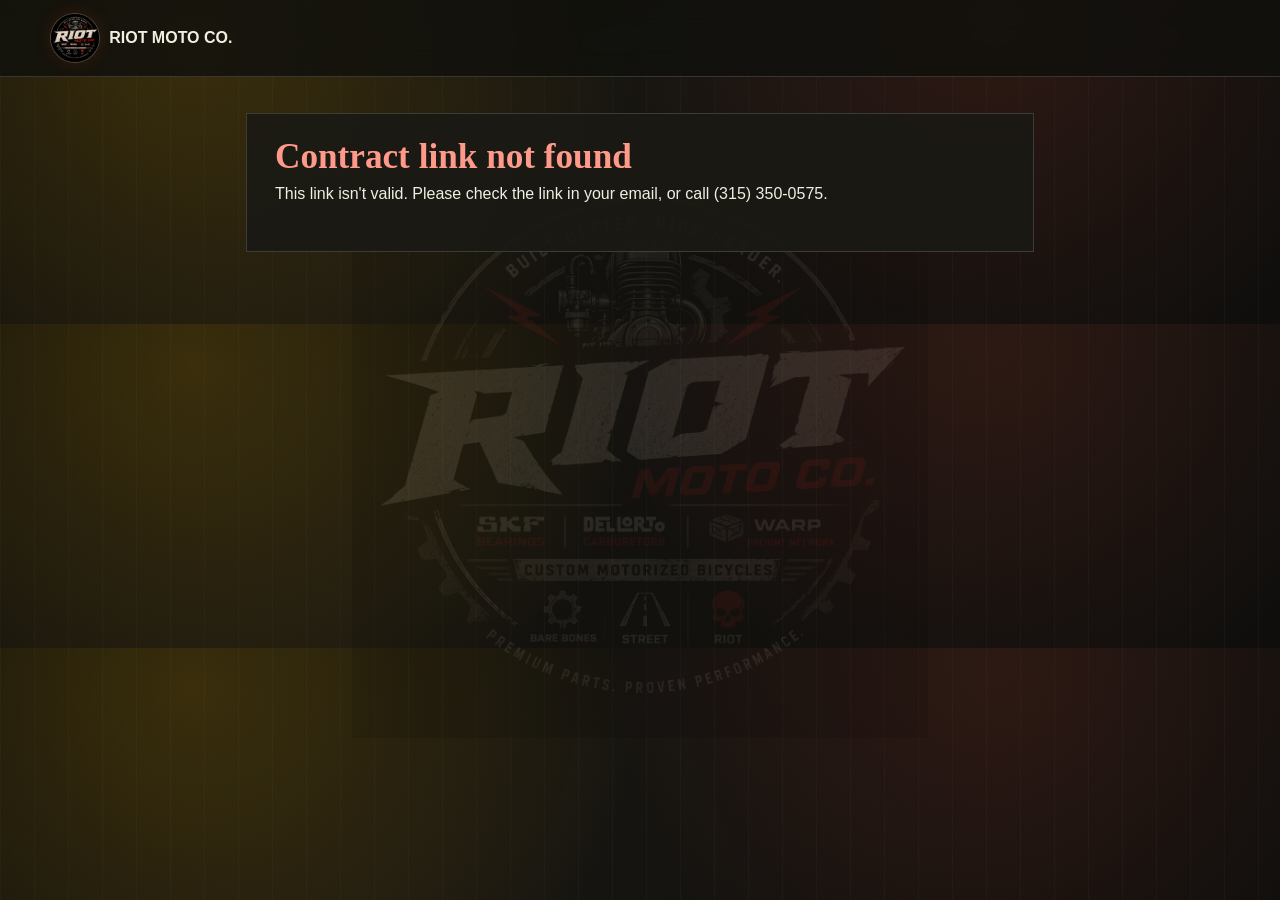
<file: repair/contract/index.html>
<!doctype html>
<html lang="en">
<head>
  <meta charset="utf-8">
  <meta name="viewport" content="width=device-width, initial-scale=1">
  <title>Service Contract | Riot Moto Co.</title>
  <meta name="robots" content="noindex, nofollow, noarchive">
  <meta name="referrer" content="no-referrer">
  <link rel="icon" type="image/png" href="/assets/riot-moto-logo-mark.png">
  <link rel="stylesheet" href="/styles.css?v=14">
  <style>
    /* Private contract page: no analytics tag on purpose, the URL carries a secret token. */
    .contract-wrap { max-width: 860px; margin: 0 auto; padding: 36px clamp(16px, 4vw, 36px) 72px; }
    .contract-state { padding: 28px; border: 1px solid var(--line); background: rgba(27, 25, 20, 0.92); }
    .contract-state h1 { margin: 0 0 10px; font-size: clamp(1.6rem, 4vw, 2.2rem); }
    .contract-paper { border: 1px solid rgba(242, 183, 5, 0.36); background: rgba(27, 25, 20, 0.94); padding: clamp(20px, 4vw, 40px); }
    .contract-head { border-bottom: 3px solid var(--yellow); padding-bottom: 16px; margin-bottom: 20px; display: flex; flex-wrap: wrap; justify-content: space-between; gap: 12px; }
    .contract-head h1 { margin: 0; font-size: clamp(1.8rem, 5vw, 2.6rem); }
    .contract-sub { color: var(--yellow); font-weight: 800; letter-spacing: 0.06em; margin: 4px 0; }
    .contract-contact { color: var(--muted); margin: 2px 0; font-size: 0.92rem; }
    .contract-title { align-self: flex-start; padding: 8px 14px; background: var(--ink); color: var(--bg); font-weight: 900; letter-spacing: 0.06em; font-size: 0.85rem; }
    .contract-meta { text-align: right; color: var(--muted); font-size: 0.92rem; }
    .contract-details { display: grid; grid-template-columns: 1fr 1fr; gap: 14px 24px; padding: 16px; border: 1px solid var(--line); background: var(--panel-2); margin-bottom: 20px; }
    .contract-details div.wide { grid-column: 1 / -1; }
    .contract-details dt { font-size: 0.75rem; font-weight: 900; color: var(--yellow); letter-spacing: 0.08em; text-transform: uppercase; }
    .contract-details dd { margin: 4px 0 0; overflow-wrap: anywhere; white-space: pre-wrap; }
    .contract-rates { display: flex; flex-wrap: wrap; justify-content: space-between; gap: 10px 24px; padding: 12px 16px; background: var(--ink); color: var(--bg); font-weight: 800; margin-bottom: 24px; }
    .contract-rates span b { color: #7a5600; }
    .contract-paper h2 { font-size: 1rem; letter-spacing: 0.06em; margin: 28px 0 10px; padding-bottom: 6px; border-bottom: 2px solid var(--line); }
    .contract-paper p { margin: 8px 0; }
    .contract-choices { display: flex; flex-direction: column; gap: 12px; margin: 14px 0; padding: 14px 16px; border-left: 4px solid var(--yellow); background: var(--panel-2); }
    .contract-choice { display: flex; gap: 10px; align-items: flex-start; cursor: pointer; }
    .contract-choice input[type=radio], .contract-agree input[type=checkbox] { margin-top: 5px; accent-color: var(--yellow); }
    .contract-choice .amount { width: 110px; min-height: 36px; padding: 6px 8px; color: var(--ink); background: var(--bg); border: 1px solid var(--line); border-radius: 4px; font: inherit; }
    .contract-term strong { color: var(--ink); }
    .contract-sign { margin-top: 12px; padding: 18px; border: 1px solid var(--line); background: var(--panel-2); display: flex; flex-direction: column; gap: 16px; }
    .contract-agree { display: flex; gap: 10px; align-items: flex-start; cursor: pointer; }
    .contract-sign .field input { font-size: 1.1rem; }
    .contract-signed pre { white-space: pre-wrap; overflow-wrap: anywhere; font: 0.85rem/1.5 Consolas, Menlo, monospace; padding: 16px; background: var(--panel-2); border: 1px solid var(--line); }
    .contract-actions { display: flex; flex-wrap: wrap; gap: 12px; margin-top: 16px; }
    .contract-error { color: #ff9a8b; }
    @media (max-width: 640px) {
      .contract-details { grid-template-columns: 1fr; }
      .contract-meta { text-align: left; }
    }
    @media print {
      body { background: #fff; color: #000; }
      body::before, .site-header, .no-print { display: none !important; }
      .contract-wrap { padding: 0; max-width: none; }
      .contract-paper, .contract-state, .contract-details, .contract-choices, .contract-sign, .contract-signed pre { border-color: #999; background: #fff; color: #000; }
      .contract-head h1, .contract-paper h2, .contract-term strong, .contract-details dd { color: #000; }
      .contract-sub, .contract-details dt { color: #7a5600; }
      .contract-contact, .contract-meta { color: #333; }
      .contract-rates, .contract-title { background: #eee; color: #000; }
    }
  </style>
</head>
<body>
  <header class="site-header">
    <a class="brand" href="/" aria-label="Riot Moto Co. home">
      <img class="brand-logo" src="/assets/riot-moto-logo-mark.png" alt="Riot Moto Co. Logo Mark" width="48" height="48">
      <span>Riot Moto Co.</span>
    </a>
  </header>

  <main class="contract-wrap">
    <div id="contractState" class="contract-state" role="status" aria-live="polite">
      <h1>Loading your contract...</h1>
    </div>
    <div id="contractRoot" hidden></div>
  </main>

  <script>
    (function () {
      var host = window.location.hostname;
      var apiBase = window.RIOT_API_BASE || (
        host === "localhost" || host === "127.0.0.1" ? "http://127.0.0.1:5066" : "https://api.riotmotoco.com"
      );
      var token = new URLSearchParams(window.location.search).get("t") || "";
      var stateBox = document.getElementById("contractState");
      var root = document.getElementById("contractRoot");
      var PHONE = "(315) 350-0575";

      function el(tag, className, text) {
        var node = document.createElement(tag);
        if (className) { node.className = className; }
        if (text !== undefined) { node.textContent = text; }
        return node;
      }

      function showState(title, message, isError) {
        root.hidden = true;
        stateBox.hidden = false;
        stateBox.textContent = "";
        stateBox.appendChild(el("h1", isError ? "contract-error" : "", title));
        if (message) { stateBox.appendChild(el("p", "", message)); }
      }

      function problem(status) {
        if (status === 404) { return ["Contract link not found", "This link isn't valid. Please check the link in your email, or call " + PHONE + "."]; }
        if (status === 410) { return ["This contract link has expired", "For your security these links expire. Please call " + PHONE + " and we'll send a new one."]; }
        if (status === 429) { return ["Too many attempts", "Please wait a bit and try again, or call " + PHONE + "."]; }
        return ["We couldn't load the contract", "Please try again in a moment, or call " + PHONE + "."];
      }

      function load() {
        if (!token) { var p = problem(404); showState(p[0], p[1], true); return; }
        fetch(apiBase + "/api/public/repair-contract?token=" + encodeURIComponent(token))
          .then(function (response) {
            return response.json().catch(function () { return {}; }).then(function (body) { return { status: response.status, ok: response.ok, body: body }; });
          })
          .then(function (result) {
            if (!result.ok) { var p = problem(result.status); showState(p[0], p[1], true); return; }
            render(result.body);
          })
          .catch(function () { var p = problem(0); showState(p[0], p[1], true); });
      }

      function header(doc, request) {
        var head = el("div", "contract-head");
        var left = el("div");
        left.appendChild(el("h1", "", doc.business));
        left.appendChild(el("p", "contract-sub", doc.subtitle));
        doc.contact_lines.forEach(function (line) { left.appendChild(el("p", "contract-contact", line)); });
        var right = el("div");
        right.appendChild(el("div", "contract-title", doc.title));
        var meta = el("div", "contract-meta");
        meta.appendChild(document.createTextNode("Work Order #: " + request.work_order));
        right.appendChild(meta);
        head.appendChild(left);
        head.appendChild(right);
        return head;
      }

      function details(request) {
        var dl = el("dl", "contract-details");
        function item(label, value, wide) {
          var wrap = el("div", wide ? "wide" : "");
          wrap.appendChild(el("dt", "", label));
          wrap.appendChild(el("dd", "", value || "(not provided)"));
          dl.appendChild(wrap);
        }
        item("Customer name", request.name, false);
        item("Phone & email", [request.phone, request.email].filter(Boolean).join("   "), false);
        item("Equipment / engine (year, make, model, engine type)", request.equipment, true);
        item("Requested work scope & reported issues", request.issue, true);
        return dl;
      }

      function rates(doc) {
        var bar = el("div", "contract-rates");
        doc.rates.forEach(function (rate) {
          var span = el("span", "", rate.label + ": ");
          span.appendChild(el("b", "", rate.value));
          bar.appendChild(span);
        });
        return bar;
      }

      function choice(type, name, value, checked, title, text) {
        var label = el("label", "contract-choice");
        var input = document.createElement("input");
        input.type = type; input.name = name; input.value = value; input.checked = !!checked;
        label.appendChild(input);
        var body = el("span");
        body.appendChild(el("strong", "", title + " "));
        body.appendChild(document.createTextNode(text));
        label.appendChild(body);
        return { label: label, input: input, body: body };
      }

      function render(view) {
        stateBox.hidden = true;
        root.hidden = false;
        root.textContent = "";
        if (view.state === "signed") { renderSigned(view); return; }
        var doc = view.contract, request = view.request;
        var paper = el("form", "contract-paper");
        paper.noValidate = true;
        paper.appendChild(header(doc, request));
        paper.appendChild(details(request));
        paper.appendChild(rates(doc));

        paper.appendChild(el("h2", "", doc.estimate_heading));
        paper.appendChild(el("p", "", doc.estimate_intro));

        var choices = el("div", "contract-choices");
        var standard = choice("radio", "service", "standard", request.service !== "express", doc.standard_option.title, doc.standard_option.text);
        var express = choice("radio", "service", "express", request.service === "express", doc.express_option.title, doc.express_option.text);
        choices.appendChild(standard.label);
        choices.appendChild(express.label);

        var estAmount = choice("radio", "estimate", "amount", true, doc.estimate_option.title, doc.estimate_option.text + " $");
        var amount = document.createElement("input");
        amount.type = "number"; amount.className = "amount"; amount.min = "0"; amount.max = "100000"; amount.step = "1";
        amount.value = String(view.default_estimate_amount); amount.setAttribute("aria-label", "Written estimate threshold in dollars");
        estAmount.body.appendChild(amount);
        var estWaive = choice("radio", "estimate", "waived", false, doc.estimate_option.title, "Waive the written estimate.");
        choices.appendChild(estAmount.label);
        choices.appendChild(estWaive.label);
        paper.appendChild(choices);

        paper.appendChild(el("h2", "", doc.terms_heading));
        doc.terms.forEach(function (term) {
          var p = el("p", "contract-term");
          p.appendChild(el("strong", "", term.title + " "));
          p.appendChild(document.createTextNode(term.text));
          paper.appendChild(p);
        });

        paper.appendChild(el("h2", "", doc.authorization_heading));
        var sign = el("div", "contract-sign");
        var agreeLabel = el("label", "contract-agree");
        var agree = document.createElement("input");
        agree.type = "checkbox";
        agreeLabel.appendChild(agree);
        agreeLabel.appendChild(el("span", "", "I have read this contract, I agree to its terms, and I understand that typing my name below is my legal electronic signature."));
        sign.appendChild(agreeLabel);
        var nameField = el("label", "field");
        nameField.appendChild(el("span", "", "Type your full name to sign"));
        var nameInput = document.createElement("input");
        nameInput.autocomplete = "name"; nameInput.maxLength = 100;
        nameField.appendChild(nameInput);
        sign.appendChild(nameField);
        sign.appendChild(el("p", "small-note", "Date: " + new Date().toLocaleDateString(undefined, { year: "numeric", month: "long", day: "numeric" }) + ". Riot Moto Co. issued this contract electronically. This link expires " + view.expires_at + "."));
        var submit = el("button", "button primary", "Sign contract");
        submit.type = "submit";
        sign.appendChild(submit);
        var status = el("p", "form-status");
        status.setAttribute("role", "status"); status.setAttribute("aria-live", "polite");
        sign.appendChild(status);
        paper.appendChild(sign);
        root.appendChild(paper);

        paper.addEventListener("submit", function (event) {
          event.preventDefault();
          var name = nameInput.value.trim();
          if (!agree.checked) { status.textContent = "Please tick the box to agree to the contract."; return; }
          if (name.length < 2) { status.textContent = "Please type your full name to sign."; return; }
          var mode = estWaive.input.checked ? "waived" : "amount";
          var amountValue = parseFloat(amount.value);
          if (mode === "amount" && (isNaN(amountValue) || amountValue < 0)) { status.textContent = "Please enter the written estimate amount (or choose to waive it)."; return; }
          submit.disabled = true;
          status.textContent = "Signing...";
          fetch(apiBase + "/api/public/repair-contract/sign", {
            method: "POST",
            headers: { "Content-Type": "application/json" },
            body: JSON.stringify({
              token: token,
              signature_name: name,
              agree: true,
              service: express.input.checked ? "express" : "standard",
              estimate_mode: mode,
              estimate_amount: mode === "amount" ? amountValue : 0
            })
          }).then(function (response) {
            return response.json().catch(function () { return {}; }).then(function (body) { return { status: response.status, ok: response.ok, body: body }; });
          }).then(function (result) {
            if (result.ok) { render(result.body); window.scrollTo(0, 0); return; }
            if (result.status === 409) { load(); return; }
            if (result.status === 400 && result.body && result.body.error) { status.textContent = result.body.error + "."; submit.disabled = false; return; }
            if (result.status === 404 || result.status === 410 || result.status === 429) { var p = problem(result.status); showState(p[0], p[1], true); return; }
            status.textContent = "We couldn't record your signature. Please try again, or call " + PHONE + ".";
            submit.disabled = false;
          }).catch(function () {
            status.textContent = "We couldn't reach the server. Please try again, or call " + PHONE + ".";
            submit.disabled = false;
          });
        });
      }

      function renderSigned(view) {
        var doc = view.contract, signed = view.signed;
        var wrap = el("div", "contract-signed");
        var banner = el("div", "contract-state");
        banner.appendChild(el("h1", "", "Contract signed"));
        banner.appendChild(el("p", "", "Signed by " + signed.name + " on " + signed.signed_at + ". " + signed.service + ". We've emailed a copy if you gave us an email address. Riot Moto Co. will start work and contact you."));
        var actions = el("div", "contract-actions no-print");
        var print = el("button", "button primary", "Print / Save as PDF");
        print.type = "button";
        print.addEventListener("click", function () { window.print(); });
        actions.appendChild(print);
        banner.appendChild(actions);
        wrap.appendChild(banner);
        var paper = el("div", "contract-paper");
        paper.style.marginTop = "20px";
        paper.appendChild(el("h2", "", doc.title + " — signed copy"));
        paper.appendChild(el("pre", "", signed.text));
        wrap.appendChild(paper);
        root.appendChild(wrap);
      }

      load();
    })();
  </script>
</body>
</html>
</file>
<file: styles.css>
:root {
  --bg: #11100d;
  --panel: #1b1914;
  --panel-2: #242119;
  --ink: #f3eee2;
  --muted: #b8ae9b;
  --faint: #7f7668;
  --line: rgba(243, 238, 226, 0.16);
  --yellow: #f2b705;
  --yellow-2: #d99904;
  --red: #c83f2f;
  --steel: #9ba7a5;
  --green: #6f8f54;
  --max: 1180px;
}

* {
  box-sizing: border-box;
}

html {
  scroll-behavior: smooth;
}

body {
  margin: 0;
  color: var(--ink);
  font-family: "Aptos", "Segoe UI", sans-serif;
  background:
    linear-gradient(90deg, rgba(255,255,255,0.025) 1px, transparent 1px) 0 0 / 34px 34px,
    radial-gradient(circle at 15% 12%, rgba(242, 183, 5, 0.18), transparent 28rem),
    radial-gradient(circle at 78% 8%, rgba(200, 63, 47, 0.14), transparent 24rem),
    linear-gradient(135deg, #0f0e0b, #171511 44%, #0f0e0c);
  line-height: 1.55;
}

body::before {
  content: "";
  position: fixed;
  inset: 0;
  z-index: 0;
  pointer-events: none;
  background: url("assets/riot-moto-logo.png") center center / clamp(340px, 64vmin, 820px) auto no-repeat;
  opacity: 0.1;
  filter: saturate(0.92) contrast(1.05);
}

body > * {
  position: relative;
  z-index: 1;
}

a {
  color: inherit;
}

.site-header {
  position: sticky;
  top: 0;
  z-index: 20;
  display: flex;
  align-items: center;
  justify-content: space-between;
  gap: 24px;
  padding: 14px clamp(18px, 4vw, 52px);
  background: rgba(17, 16, 13, 0.82);
  border-bottom: 1px solid var(--line);
  backdrop-filter: blur(14px);
}

.brand {
  display: inline-flex;
  align-items: center;
  gap: 10px;
  font-weight: 900;
  text-decoration: none;
  text-transform: uppercase;
}

.brand-logo {
  width: 48px;
  height: 48px;
  object-fit: contain;
  border-radius: 50%;
  box-shadow: 0 0 0 1px rgba(243, 238, 226, 0.22), 0 0 18px rgba(200, 63, 47, 0.18);
}

.site-nav {
  display: flex;
  flex-wrap: wrap;
  justify-content: flex-end;
  gap: clamp(12px, 2vw, 26px);
  color: var(--muted);
  font-size: 0.92rem;
  font-weight: 800;
  text-transform: uppercase;
}

.site-nav a {
  text-decoration: none;
}

.site-nav a:hover {
  color: var(--yellow);
}

.hero {
  min-height: calc(100svh - 66px);
  max-width: var(--max);
  margin: 0 auto;
  display: grid;
  grid-template-columns: minmax(0, 0.92fr) minmax(320px, 1.08fr);
  align-items: center;
  gap: clamp(28px, 6vw, 72px);
  padding: clamp(52px, 8vw, 96px) clamp(18px, 4vw, 36px) 44px;
}

.eyebrow {
  margin: 0 0 14px;
  color: var(--yellow);
  font-size: 0.82rem;
  font-weight: 900;
  letter-spacing: 0.14em;
  text-transform: uppercase;
}

h1,
h2,
h3,
p {
  margin-top: 0;
}

h1 {
  max-width: 780px;
  margin-bottom: 22px;
  font-family: Georgia, "Times New Roman", serif;
  font-size: clamp(3.5rem, 8vw, 7.25rem);
  line-height: 0.86;
  letter-spacing: 0;
}

.hero-lede {
  max-width: 680px;
  color: var(--muted);
  font-size: clamp(1.03rem, 1.8vw, 1.28rem);
}

.hero-actions {
  display: flex;
  flex-wrap: wrap;
  gap: 14px;
  margin-top: 34px;
}

.button {
  display: inline-flex;
  align-items: center;
  justify-content: center;
  min-height: 48px;
  padding: 0 20px;
  border: 1px solid var(--line);
  border-radius: 4px;
  font-weight: 900;
  text-decoration: none;
  text-transform: uppercase;
}

.button.primary {
  color: #17130b;
  background: var(--yellow);
  border-color: var(--yellow-2);
  box-shadow: 6px 6px 0 rgba(0, 0, 0, 0.55);
}

.button.ghost {
  color: var(--ink);
  background: rgba(255, 255, 255, 0.035);
}

.button:hover {
  transform: translateY(-1px);
}

.hero-visual {
  min-height: 420px;
  display: grid;
  place-items: center;
  padding: clamp(10px, 3vw, 28px);
  border: 1px solid var(--line);
  background:
    linear-gradient(145deg, rgba(36, 33, 25, 0.92), rgba(15, 14, 12, 0.8)),
    repeating-linear-gradient(0deg, transparent, transparent 23px, rgba(255,255,255,0.04) 24px);
  box-shadow: inset 0 0 0 1px rgba(0,0,0,0.45), 18px 18px 0 rgba(0,0,0,0.36);
}

.hero-visual img {
  width: min(100%, 620px);
  height: auto;
}

.signal-strip {
  max-width: var(--max);
  margin: 0 auto;
  display: grid;
  grid-template-columns: repeat(3, 1fr);
  border-top: 1px solid var(--line);
  border-bottom: 1px solid var(--line);
}

.signal-strip div {
  padding: 22px clamp(18px, 3vw, 30px);
  border-right: 1px solid var(--line);
}

.signal-strip div:last-child {
  border-right: 0;
}

.signal-strip strong,
.signal-strip span {
  display: block;
}

.signal-strip strong {
  color: var(--ink);
  text-transform: uppercase;
}

.signal-strip span {
  color: var(--muted);
  font-size: 0.93rem;
}

.section {
  max-width: var(--max);
  margin: 0 auto;
  padding: clamp(74px, 10vw, 118px) clamp(18px, 4vw, 36px);
}

.section-heading {
  max-width: 760px;
  margin-bottom: 34px;
}

h2 {
  margin-bottom: 0;
  font-family: Georgia, "Times New Roman", serif;
  font-size: clamp(2.2rem, 5vw, 4.4rem);
  line-height: 0.98;
  letter-spacing: 0;
}

.build-grid {
  display: grid;
  grid-template-columns: repeat(3, 1fr);
  gap: 18px;
}

.build-card {
  min-height: 420px;
  padding: 26px;
  background: rgba(27, 25, 20, 0.88);
  border: 1px solid var(--line);
  border-radius: 6px;
}

.build-card.featured {
  background: linear-gradient(180deg, rgba(242, 183, 5, 0.18), rgba(27, 25, 20, 0.9));
  border-color: rgba(242, 183, 5, 0.42);
}

.card-topline {
  color: var(--yellow);
  font-size: 0.76rem;
  font-weight: 900;
  text-transform: uppercase;
}

.build-card h3,
.process-steps h3 {
  margin: 10px 0 12px;
  font-size: clamp(1.35rem, 2vw, 1.85rem);
  line-height: 1.08;
}

.build-card p,
.build-card li,
.standard-copy p,
.process-steps p,
.request-panel p {
  color: var(--muted);
}

.build-card ul {
  padding-left: 18px;
  margin: 22px 0 0;
}

.build-card li + li {
  margin-top: 10px;
}

.standard-grid {
  display: grid;
  grid-template-columns: minmax(0, 0.88fr) minmax(320px, 1.12fr);
  gap: 32px;
  align-items: start;
}

.standard-copy {
  font-size: 1.05rem;
}

.contrast-table {
  border: 1px solid var(--line);
  background: rgba(27, 25, 20, 0.72);
}

.contrast-table > div {
  display: grid;
  grid-template-columns: 1fr 1fr;
}

.contrast-table span {
  padding: 16px 18px;
  border-bottom: 1px solid var(--line);
}

.contrast-table span:first-child {
  border-right: 1px solid var(--line);
}

.contrast-table .table-head span {
  color: #15120b;
  background: var(--yellow);
  font-weight: 900;
  text-transform: uppercase;
}

.process-steps {
  display: grid;
  grid-template-columns: repeat(4, 1fr);
  gap: 14px;
}

.process-steps article {
  padding: 22px;
  min-height: 245px;
  background: rgba(36, 33, 25, 0.78);
  border: 1px solid var(--line);
  border-radius: 6px;
}

.process-steps span {
  color: var(--yellow);
  font-family: Georgia, "Times New Roman", serif;
  font-size: 2.2rem;
}

.request {
  padding-top: 30px;
}

.request-panel {
  padding: clamp(30px, 6vw, 64px);
  border: 1px solid rgba(242, 183, 5, 0.36);
  background:
    linear-gradient(135deg, rgba(242, 183, 5, 0.12), rgba(200, 63, 47, 0.08)),
    rgba(27, 25, 20, 0.92);
  box-shadow: 18px 18px 0 rgba(0,0,0,0.38);
}

.request-panel p {
  max-width: 790px;
  font-size: 1.05rem;
}

.small-note {
  margin: 22px 0 0;
  color: var(--faint) !important;
  font-size: 0.88rem !important;
}

.site-footer {
  max-width: var(--max);
  margin: 0 auto;
  padding: 34px clamp(18px, 4vw, 36px) 52px;
  display: flex;
  justify-content: space-between;
  gap: 18px;
  color: var(--muted);
  border-top: 1px solid var(--line);
}

.site-footer strong,
.site-footer span {
  display: block;
}

.site-footer a {
  color: var(--yellow);
  text-decoration: none;
  font-weight: 900;
}

@media (max-width: 900px) {
  .site-header,
  .site-footer {
    align-items: flex-start;
    flex-direction: column;
  }

  .hero,
  .standard-grid {
    grid-template-columns: 1fr;
  }

  .hero {
    min-height: auto;
  }

  .hero-visual {
    min-height: 300px;
  }

  .signal-strip,
  .build-grid,
  .process-steps {
    grid-template-columns: 1fr;
  }

  .signal-strip div {
    border-right: 0;
    border-bottom: 1px solid var(--line);
  }

  .signal-strip div:last-child {
    border-bottom: 0;
  }
}

@media (max-width: 560px) {
  .site-nav {
    display: none;
  }

  h1 {
    font-size: clamp(3rem, 18vw, 4.2rem);
  }

  .hero-actions,
  .button {
    width: 100%;
  }

  .contrast-table > div {
    grid-template-columns: 1fr;
  }

  .contrast-table span:first-child {
    border-right: 0;
  }
}

/* CONFIGURATOR LAYOUT SYSTEM */
.configurator-shell {
  display: flex;
  flex-direction: column;
  gap: 32px;
  margin-top: 40px;
}

.configurator-controls {
  display: grid;
  grid-template-columns: repeat(auto-fit, minmax(260px, 1fr));
  gap: 20px;
  background: var(--panel);
  border: 1px solid var(--line);
  padding: 24px;
  border-radius: 6px;
}

.field {
  display: flex;
  flex-direction: column;
  gap: 8px;
}

.field span {
  font-size: 0.82rem;
  font-weight: 900;
  text-transform: uppercase;
  color: var(--yellow);
  letter-spacing: 0.08em;
}

.field select,
.field input,
.field textarea {
  min-height: 48px;
  padding: 12px;
  color: var(--ink);
  background: var(--bg);
  border: 1px solid var(--line);
  border-radius: 4px;
  font-family: inherit;
  font-size: 0.95rem;
  outline: none;
  transition: border-color 0.2s, box-shadow 0.2s;
}

.field select:focus,
.field input:focus,
.field textarea:focus {
  border-color: var(--yellow);
  box-shadow: 0 0 0 3px rgba(242, 183, 5, 0.18);
}

.filter-row {
  display: flex;
  flex-wrap: wrap;
  align-items: flex-end;
  gap: 10px;
}

.filter-chip {
  min-height: 38px;
  padding: 0 16px;
  color: var(--muted);
  background: rgba(255, 255, 255, 0.02);
  border: 1px solid var(--line);
  border-radius: 20px;
  font-size: 0.85rem;
  font-weight: 700;
  cursor: pointer;
  transition: all 0.2s;
}

.filter-chip:hover {
  color: var(--ink);
  background: rgba(255, 255, 255, 0.06);
}

.filter-chip.active {
  color: #17130b;
  background: var(--yellow);
  border-color: var(--yellow-2);
}

/* CATALOG DOUBLE-COLUMN GRID */
.catalog-layout {
  display: grid;
  grid-template-columns: minmax(0, 1.35fr) minmax(320px, 0.65fr);
  gap: 28px;
  align-items: start;
}

.parts-panel,
.quote-panel {
  background: rgba(27, 25, 20, 0.82);
  border: 1px solid var(--line);
  border-radius: 6px;
}

.parts-panel {
  padding: 24px;
}

.quote-panel {
  position: sticky;
  top: 86px;
  padding: 24px;
}

.panel-heading {
  display: flex;
  align-items: center;
  justify-content: space-between;
  border-bottom: 1px solid var(--line);
  padding-bottom: 14px;
  margin-bottom: 22px;
}

.panel-heading h3 {
  margin: 0;
  font-size: 1.15rem;
  font-weight: 900;
  text-transform: uppercase;
  letter-spacing: 0.05em;
}

#partsCount,
#selectedCount {
  font-size: 0.82rem;
  font-weight: 800;
  color: var(--yellow);
  background: rgba(242, 183, 5, 0.12);
  padding: 4px 10px;
  border-radius: 4px;
}

/* PART ROW CONTAINER */
.parts-list {
  display: flex;
  flex-direction: column;
  gap: 24px;
}

.part-row {
  display: flex;
  flex-direction: column;
  gap: 16px;
  padding: 20px;
  background: var(--panel-2);
  border: 1px solid var(--line);
  border-radius: 6px;
  transition: border-color 0.25s, box-shadow 0.25s;
}

.part-row.included {
  border-color: rgba(242, 183, 5, 0.25);
  box-shadow: inset 4px 0 0 var(--yellow);
}

.part-row.excluded {
  opacity: 0.6;
  border-color: rgba(255, 255, 255, 0.04);
}

.part-header {
  display: flex;
  flex-direction: column;
  gap: 8px;
}

.part-title-row {
  display: flex;
  flex-wrap: wrap;
  align-items: center;
  justify-content: space-between;
  gap: 12px;
}

.part-title-row h4 {
  margin: 0;
  font-size: 1.18rem;
  font-weight: 800;
}

.required-pill {
  font-size: 0.72rem;
  font-weight: 800;
  color: #c83f2f;
  background: rgba(200, 63, 47, 0.12);
  border: 1px solid rgba(200, 63, 47, 0.3);
  padding: 3px 8px;
  border-radius: 4px;
  text-transform: uppercase;
}

.optional-pill {
  font-size: 0.72rem;
  font-weight: 800;
  color: var(--steel);
  background: rgba(155, 167, 165, 0.1);
  border: 1px solid rgba(155, 167, 165, 0.2);
  padding: 3px 8px;
  border-radius: 4px;
  text-transform: uppercase;
}

.part-meta {
  margin: 0;
  display: flex;
  flex-wrap: wrap;
  gap: 14px;
  font-size: 0.8rem;
}

.part-meta div {
  display: flex;
  gap: 6px;
}

.part-meta dt {
  color: var(--faint);
  font-weight: 800;
  text-transform: uppercase;
}

.part-meta dd {
  margin: 0;
  color: var(--muted);
}

/* THREE TIER GRID */
.tier-grid {
  display: grid;
  grid-template-columns: repeat(auto-fit, minmax(200px, 1fr));
  gap: 12px;
}

.tier-card {
  display: flex;
  flex-direction: column;
  text-align: left;
  padding: 16px;
  background: rgba(17, 16, 13, 0.58);
  border: 1px solid var(--line);
  border-radius: 4px;
  cursor: pointer;
  outline: none;
  font-family: inherit;
  transition: border-color 0.2s, box-shadow 0.2s, background-color 0.2s;
}

.tier-card:hover {
  background: rgba(255, 255, 255, 0.025);
  border-color: var(--faint);
}

.tier-badge {
  font-size: 0.65rem;
  font-weight: 900;
  text-transform: uppercase;
  letter-spacing: 0.05em;
  padding: 2px 6px;
  border-radius: 3px;
  width: max-content;
  margin-bottom: 10px;
}

.tier-card.cheap .tier-badge {
  color: #c83f2f;
  background: rgba(200, 63, 47, 0.12);
}

.tier-card.mid .tier-badge {
  color: var(--steel);
  background: rgba(155, 167, 165, 0.12);
}

.tier-card.premium .tier-badge {
  color: var(--yellow);
  background: rgba(242, 183, 5, 0.12);
}

.tier-card.none .tier-badge {
  color: var(--faint);
  background: rgba(255, 255, 255, 0.04);
}

.tier-title {
  display: block;
  font-size: 0.9rem;
  font-weight: 800;
  color: var(--ink);
  margin-bottom: 6px;
}

.tier-desc {
  font-size: 0.78rem;
  line-height: 1.4;
  color: var(--muted);
}

/* ACTIVE TIER CARDS */
.tier-card.active {
  background: rgba(255, 255, 255, 0.045);
}

.tier-card.cheap.active {
  border-color: #c83f2f;
  box-shadow: 0 0 0 3px rgba(200, 63, 47, 0.15);
}

.tier-card.mid.active {
  border-color: var(--steel);
  box-shadow: 0 0 0 3px rgba(155, 167, 165, 0.15);
}

.tier-card.premium.active {
  border-color: var(--yellow);
  box-shadow: 0 0 0 3px rgba(242, 183, 5, 0.18);
  background: linear-gradient(180deg, rgba(242, 183, 5, 0.05), transparent);
}

.tier-card.none.active {
  border-color: var(--faint);
  opacity: 0.6;
}

/* SIDEBAR / SELECTION SHEET */
.selected-parts {
  display: flex;
  flex-direction: column;
  gap: 10px;
  max-height: 280px;
  overflow-y: auto;
  border-bottom: 1px solid var(--line);
  padding-bottom: 16px;
  margin-bottom: 20px;
}

.selected-item {
  display: flex;
  flex-direction: column;
  gap: 4px;
  padding: 10px 12px;
  background: var(--panel-2);
  border: 1px solid var(--line);
  border-radius: 4px;
}

.selected-item strong {
  font-size: 0.88rem;
  color: var(--ink);
}

.selected-meta {
  display: flex;
  align-items: center;
  justify-content: space-between;
  font-size: 0.74rem;
  color: var(--faint);
}

.selected-badge {
  font-size: 0.62rem;
  font-weight: 800;
  text-transform: uppercase;
  padding: 1px 6px;
  border-radius: 3px;
}

.selected-badge.badge-cheap {
  color: #c83f2f;
  background: rgba(200, 63, 47, 0.12);
}

.selected-badge.badge-mid {
  color: var(--steel);
  background: rgba(155, 167, 165, 0.12);
}

.selected-badge.badge-premium {
  color: var(--yellow);
  background: rgba(242, 183, 5, 0.12);
}

.sidebar-total-block {
  margin-bottom: 20px;
}

.sidebar-total-card {
  display: flex;
  flex-direction: column;
  gap: 4px;
  padding: 14px 16px;
  background: linear-gradient(135deg, rgba(0, 255, 0, 0.08), rgba(0, 255, 0, 0.02));
  border: 1px solid rgba(0, 255, 0, 0.25);
  border-radius: 6px;
  box-shadow: inset 0 0 10px rgba(0, 255, 0, 0.03);
}

.sidebar-total-breakdown {
  display: flex;
  flex-direction: column;
  gap: 6px;
  margin-bottom: 8px;
  font-size: 0.8rem;
  color: rgba(255, 255, 255, 0.7);
}

.breakdown-row {
  display: flex;
  justify-content: space-between;
  align-items: center;
}

.breakdown-row span:last-child {
  color: #00FF00;
  font-weight: 600;
}

.breakdown-divider {
  height: 1px;
  background: rgba(0, 255, 0, 0.2);
  margin: 6px 0;
}

.sidebar-total-card .total-label {
  font-size: 0.72rem;
  font-weight: 700;
  text-transform: uppercase;
  letter-spacing: 0.08em;
  color: #88ff88;
}

.sidebar-total-card .total-amount {
  font-size: 1.6rem;
  font-weight: 800;
  color: #00FF00;
  text-shadow: 0 0 8px rgba(0, 255, 0, 0.15);
}

.picker-total-block {
  background: rgba(0, 0, 0, 0.2);
  border-top: 2px solid var(--line);
  padding: 16px 20px 0 20px;
}

.picker-breakdown-row {
  display: flex;
  justify-content: space-between;
  align-items: center;
  padding: 6px 0;
  font-size: 0.88rem;
}

.picker-breakdown-row span {
  color: var(--faint);
  font-weight: 500;
}

.picker-breakdown-row strong {
  color: var(--ink);
  font-weight: 600;
}

.quote-form {
  display: flex;
  flex-direction: column;
  gap: 16px;
}

.form-status {
  font-size: 0.88rem;
  color: var(--yellow);
  margin: 8px 0 0;
}

/* SUCCESS LANDING CARD */
.success-landing-card {
  display: flex;
  flex-direction: column;
  gap: 16px;
  animation: fadeIn 0.3s ease-out;
}

.success-header {
  display: flex;
  align-items: center;
  gap: 10px;
}

.success-icon {
  font-size: 1.5rem;
  text-shadow: 0 0 10px rgba(242, 183, 5, 0.4);
}

.success-intro {
  font-size: 0.88rem;
  line-height: 1.5;
  color: var(--faint);
}

.success-intro strong {
  color: var(--ink);
}

.success-total-card {
  display: flex;
  flex-direction: column;
  gap: 4px;
  padding: 14px 16px;
  background: linear-gradient(135deg, rgba(0, 255, 0, 0.12), rgba(0, 255, 0, 0.04));
  border: 1px solid rgba(0, 255, 0, 0.35);
  border-radius: 6px;
  box-shadow: 0 4px 12px rgba(0, 255, 0, 0.05);
}

.success-total-card .total-label {
  font-size: 0.72rem;
  font-weight: 700;
  text-transform: uppercase;
  letter-spacing: 0.08em;
  color: #88ff88;
}

.success-total-card .total-amount {
  font-size: 1.8rem;
  font-weight: 800;
  color: #00FF00;
  text-shadow: 0 0 8px rgba(0, 255, 0, 0.2);
}

.success-manifest-box {
  display: flex;
  flex-direction: column;
  gap: 8px;
}

.success-manifest-box h4 {
  font-size: 0.78rem;
  font-weight: 700;
  text-transform: uppercase;
  letter-spacing: 0.06em;
  color: var(--faint);
}

.success-manifest-list {
  display: flex;
  flex-direction: column;
  gap: 6px;
  max-height: 160px;
  overflow-y: auto;
  padding-right: 4px;
  border-bottom: 1px solid var(--line);
  padding-bottom: 10px;
}

.success-part-item {
  display: flex;
  align-items: center;
  justify-content: space-between;
  font-size: 0.8rem;
  color: var(--faint);
}

.success-part-tier {
  font-size: 0.7rem;
  font-weight: 700;
  color: var(--yellow);
}

.success-btn {
  margin-top: 8px;
}

@keyframes fadeIn {
  from { opacity: 0; transform: translateY(8px); }
  to { opacity: 1; transform: translateY(0); }
}

@media (max-width: 990px) {
  .catalog-layout {
    grid-template-columns: 1fr;
  }
  
  .quote-panel {
    position: static;
  }
}

/* PC PART PICKER STYLES */
.part-picker-table {
  display: flex;
  flex-direction: column;
  background: rgba(20, 18, 14, 0.4);
  border: 1px solid var(--line);
  border-radius: 6px;
  overflow: hidden;
}

.picker-header-row {
  display: grid;
  grid-template-columns: 240px 1fr 100px;
  padding: 14px 20px;
  background: rgba(255, 255, 255, 0.03);
  border-bottom: 1px solid var(--line);
  font-size: 0.82rem;
  font-weight: 800;
  text-transform: uppercase;
  color: var(--faint);
  letter-spacing: 0.05em;
}

.picker-row {
  display: grid;
  grid-template-columns: 240px 1fr 100px;
  padding: 20px;
  border-bottom: 1px solid var(--line);
  align-items: center;
  transition: background-color 0.2s, opacity 0.2s;
}

.picker-row.included {
  background: rgba(255, 255, 255, 0.005);
}

.picker-row.excluded {
  opacity: 0.45;
  background: rgba(0, 0, 0, 0.2);
}

.picker-row:last-child {
  border-bottom: none;
}

.comp-title-row {
  display: flex;
  flex-wrap: wrap;
  align-items: center;
  gap: 8px;
  margin-bottom: 6px;
}

.comp-title-row h4 {
  margin: 0;
  font-size: 1.05rem;
  font-weight: 800;
  color: var(--ink);
}

.comp-meta {
  font-size: 0.72rem;
  color: var(--faint);
}

.system-tag {
  color: var(--yellow);
  font-weight: 700;
}

.tier-select {
  width: 100%;
  max-width: 480px;
  min-height: 40px;
  padding: 8px 12px;
  color: var(--ink);
  background: #1C1B17;
  border: 1px solid var(--line);
  border-radius: 4px;
  font-family: inherit;
  font-size: 0.88rem;
  outline: none;
  cursor: pointer;
  transition: border-color 0.2s;
}

.tier-select:focus {
  border-color: var(--yellow);
}

.specs-box {
  margin-top: 10px;
  display: flex;
  flex-wrap: wrap;
  align-items: center;
  justify-content: space-between;
  max-width: 480px;
  gap: 12px;
}

.specs-desc {
  margin: 0;
  font-size: 0.78rem;
  color: var(--muted);
  line-height: 1.4;
  flex: 1;
}

.stock-badge {
  font-size: 0.7rem;
  font-weight: 800;
  padding: 3px 8px;
  border-radius: 4px;
  text-transform: uppercase;
  letter-spacing: 0.02em;
  width: max-content;
}

.stock-badge.in-stock {
  color: var(--green);
  background: rgba(111, 143, 84, 0.12);
  border: 1px solid rgba(111, 143, 84, 0.2);
}

.stock-badge.out-of-stock {
  color: #c83f2f;
  background: rgba(200, 63, 47, 0.12);
  border: 1px solid rgba(200, 63, 47, 0.2);
}

.col-price {
  display: flex;
  justify-content: flex-end;
}

.price-val {
  font-size: 1.2rem;
  font-weight: 800;
  color: var(--green);
}

.picker-total-row {
  display: flex;
  align-items: center;
  justify-content: space-between;
  padding: 24px 20px;
  background: rgba(0, 0, 0, 0.3);
  border-top: 2px solid var(--line);
}

.picker-total-row span {
  font-size: 0.95rem;
  font-weight: 800;
  text-transform: uppercase;
  letter-spacing: 0.05em;
  color: var(--ink);
}

.picker-total-row strong {
  font-size: 1.8rem;
  font-weight: 900;
  color: var(--green);
}

.picker-total-block .picker-total-row {
  border-top: none;
  background: transparent;
  padding: 16px 0 20px 0;
}

@media (max-width: 768px) {
  .picker-header-row {
    display: none;
  }
  
  .picker-row {
    grid-template-columns: 1fr;
    gap: 12px;
  }
  
  .col-price {
    justify-content: flex-start;
  }
}

/* Local repair banner at the top of the homepage (2026-11-23): repair is the shop's day-to-day work,
   and visitors searching for it landed on the custom-build pitch and left. */
.repair-callout {
  max-width: var(--max);
  margin: 18px auto 0;
  padding: 18px 22px;
  display: flex;
  flex-wrap: wrap;
  align-items: center;
  justify-content: space-between;
  gap: 16px 28px;
  background: var(--panel);
  border: 1px solid var(--line);
  border-left: 4px solid var(--yellow);
  border-radius: 10px;
}
.repair-callout-copy { flex: 1 1 380px; min-width: 0; }
.repair-callout h2 { margin: 2px 0 6px; font-size: clamp(1.25rem, 2.4vw, 1.6rem); }
.repair-callout p { margin: 0; color: var(--muted); }
.repair-callout .eyebrow { color: var(--yellow); }
.repair-callout-actions { display: flex; flex-wrap: wrap; gap: 10px; }
@media (max-width: 640px) {
  .repair-callout { margin: 12px 12px 0; padding: 16px; }
  .repair-callout-actions .button { flex: 1 1 100%; text-align: center; }
}
</file>
